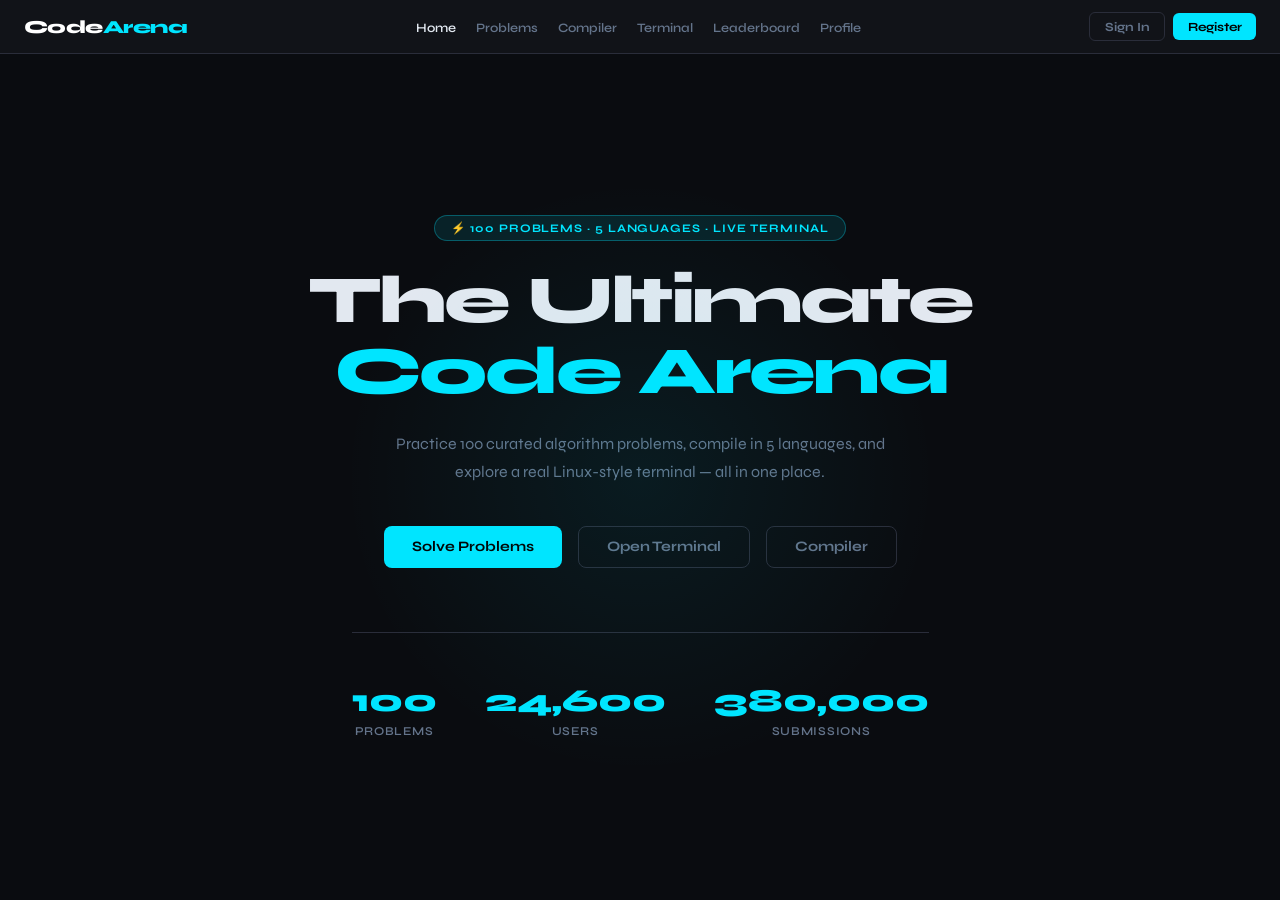
<file: codearena_final.html>
<!DOCTYPE html>
<html lang="en">
<head>
<meta charset="UTF-8"/>
<meta name="viewport" content="width=device-width,initial-scale=1.0"/>
<title>CodeArena – Online Code Judge</title>
<link href="https://fonts.googleapis.com/css2?family=JetBrains+Mono:wght@400;600;700&family=Syne:wght@400;600;700;800&display=swap" rel="stylesheet"/>
<style>
:root{--bg:#0a0c10;--surface:#111318;--surface2:#1a1d26;--border:#2a2d3a;--accent:#00e5ff;--accent2:#7c3aed;--green:#22c55e;--red:#ef4444;--yellow:#f59e0b;--text:#e2e8f0;--muted:#64748b;--font-code:'JetBrains Mono',monospace;--font-ui:'Syne',sans-serif}
*{margin:0;padding:0;box-sizing:border-box}
body{background:var(--bg);color:var(--text);font-family:var(--font-ui);min-height:100vh;overflow-x:hidden}
::-webkit-scrollbar{width:6px;height:6px}::-webkit-scrollbar-track{background:var(--bg)}::-webkit-scrollbar-thumb{background:var(--border);border-radius:3px}
nav{display:flex;align-items:center;justify-content:space-between;padding:0 1.5rem;height:54px;background:var(--surface);border-bottom:1px solid var(--border);position:sticky;top:0;z-index:100;gap:1rem}
.logo{font-size:1.15rem;font-weight:800;letter-spacing:-.03em;color:#fff;white-space:nowrap}.logo span{color:var(--accent)}
.nav-links{display:flex;gap:1.25rem;list-style:none}
.nav-links a{color:var(--muted);text-decoration:none;font-size:.8rem;font-weight:600;transition:color .2s;cursor:pointer;white-space:nowrap}
.nav-links a:hover,.nav-links a.active{color:var(--text)}
.nav-right{display:flex;gap:.5rem;align-items:center;flex-shrink:0}
.btn{padding:.38rem .9rem;border-radius:6px;font-family:var(--font-ui);font-size:.78rem;font-weight:700;cursor:pointer;border:none;transition:all .2s}
.btn-ghost{background:transparent;color:var(--muted);border:1px solid var(--border)}.btn-ghost:hover{border-color:var(--accent);color:var(--accent)}
.btn-primary{background:var(--accent);color:#000}.btn-primary:hover{filter:brightness(1.1)}
.btn-run{background:var(--green);color:#000;padding:.45rem 1.25rem}.btn-run:hover{filter:brightness(1.1)}
.btn-submit{background:var(--accent2);color:#fff;padding:.45rem 1.25rem}.btn-submit:hover{filter:brightness(1.2)}
.page{display:none}.page.active{display:block}
/* HOME */
.hero{min-height:calc(100vh - 54px);display:flex;flex-direction:column;align-items:center;justify-content:center;text-align:center;padding:4rem 2rem;position:relative;overflow:hidden}
.hero::before{content:'';position:absolute;width:600px;height:600px;border-radius:50%;background:radial-gradient(circle,rgba(0,229,255,.07) 0%,transparent 70%);top:50%;left:50%;transform:translate(-50%,-50%);pointer-events:none}
.hero-tag{display:inline-block;padding:.3rem 1rem;background:rgba(0,229,255,.1);border:1px solid rgba(0,229,255,.3);border-radius:100px;font-size:.72rem;font-weight:700;color:var(--accent);letter-spacing:.08em;text-transform:uppercase;margin-bottom:1.5rem}
.hero h1{font-size:clamp(2.2rem,5.5vw,4.2rem);font-weight:800;line-height:1.05;letter-spacing:-.04em;margin-bottom:1.5rem}
.hero h1 .hl{color:var(--accent)}
.hero p{font-size:1rem;color:var(--muted);max-width:520px;line-height:1.75;margin-bottom:2.5rem}
.hero-cta{display:flex;gap:1rem;justify-content:center;flex-wrap:wrap}
.btn-lg{padding:.7rem 1.75rem;font-size:.9rem;border-radius:8px}
.stats-row{display:flex;gap:3rem;margin-top:4rem;padding-top:3rem;border-top:1px solid var(--border);flex-wrap:wrap;justify-content:center}
.stat{text-align:center}.stat-num{font-size:2rem;font-weight:800;color:var(--accent);display:block}
.stat-label{font-size:.75rem;color:var(--muted);font-weight:600;text-transform:uppercase;letter-spacing:.06em}
/* PROBLEMS */
.problems-page{padding:2rem;max-width:1100px;margin:0 auto}
.page-header{display:flex;align-items:center;justify-content:space-between;margin-bottom:1.5rem;flex-wrap:wrap;gap:1rem}
.page-title{font-size:1.4rem;font-weight:800}
.filters{display:flex;gap:.6rem;margin-bottom:1.25rem;flex-wrap:wrap}
.filter-btn{padding:.3rem .9rem;border-radius:100px;font-size:.78rem;font-weight:700;cursor:pointer;border:1px solid var(--border);background:transparent;color:var(--muted);font-family:var(--font-ui);transition:all .2s}
.filter-btn:hover,.filter-btn.active{border-color:var(--accent);color:var(--accent);background:rgba(0,229,255,.07)}
.search-input{background:var(--surface2);border:1px solid var(--border);border-radius:8px;padding:.45rem .9rem;color:var(--text);font-family:var(--font-ui);font-size:.82rem;width:240px;outline:none;transition:border-color .2s}
.search-input:focus{border-color:var(--accent)}.search-input::placeholder{color:var(--muted)}
.problems-table{width:100%;border-collapse:collapse;background:var(--surface);border-radius:12px;overflow:hidden;border:1px solid var(--border)}
.problems-table th{padding:.75rem 1rem;text-align:left;font-size:.7rem;font-weight:700;text-transform:uppercase;letter-spacing:.08em;color:var(--muted);background:var(--surface2);border-bottom:1px solid var(--border)}
.problems-table td{padding:.85rem 1rem;font-size:.85rem;border-bottom:1px solid var(--border)}
.problems-table tr:last-child td{border-bottom:none}.problems-table tr:hover td{background:var(--surface2);cursor:pointer}
.diff-badge{padding:.18rem .55rem;border-radius:100px;font-size:.68rem;font-weight:700;text-transform:uppercase;letter-spacing:.05em}
.diff-easy{background:rgba(34,197,94,.15);color:var(--green)}.diff-medium{background:rgba(245,158,11,.15);color:var(--yellow)}.diff-hard{background:rgba(239,68,68,.15);color:var(--red)}
.tag-chip{display:inline-block;padding:.12rem .45rem;border-radius:4px;background:var(--surface2);border:1px solid var(--border);font-size:.68rem;color:var(--muted);margin-right:3px;margin-bottom:2px}
.solved-check{color:var(--green)}
/* SOLVE */
.solve-page{display:none;height:calc(100vh - 54px);flex-direction:row}.solve-page.active{display:flex}
.problem-panel{width:40%;min-width:300px;overflow-y:auto;border-right:1px solid var(--border);background:var(--surface);padding:1.25rem;display:flex;flex-direction:column;gap:.875rem}
.problem-meta{display:flex;gap:.6rem;align-items:center;flex-wrap:wrap}
.problem-title{font-size:1.2rem;font-weight:800}.problem-desc{font-size:.85rem;color:var(--muted);line-height:1.7}
.sec-label{font-size:.7rem;font-weight:700;text-transform:uppercase;letter-spacing:.08em;color:var(--muted);margin-bottom:.4rem}
.example-block{background:var(--surface2);border:1px solid var(--border);border-radius:8px;padding:.75rem;font-family:var(--font-code);font-size:.78rem;line-height:1.7}
.example-block strong{color:var(--accent)}
.cons-list{list-style:none;display:flex;flex-direction:column;gap:.25rem}
.cons-list li{font-family:var(--font-code);font-size:.78rem;color:var(--muted);padding-left:.875rem;position:relative}
.cons-list li::before{content:'•';position:absolute;left:0;color:var(--accent)}
.editor-panel{flex:1;display:flex;flex-direction:column;background:var(--bg);overflow:hidden}
.editor-toolbar{display:flex;align-items:center;justify-content:space-between;padding:.45rem .875rem;background:var(--surface);border-bottom:1px solid var(--border);gap:.75rem}
.lang-select{background:var(--surface2);border:1px solid var(--border);border-radius:6px;color:var(--text);padding:.3rem .65rem;font-family:var(--font-ui);font-size:.78rem;font-weight:600;cursor:pointer;outline:none}
.editor-area{flex:1;position:relative;overflow:hidden;display:flex}
.code-editor{flex:1;background:var(--bg);color:var(--text);font-family:var(--font-code);font-size:.85rem;line-height:1.7;border:none;outline:none;resize:none;padding:1rem 1rem 1rem 3.25rem;tab-size:4;white-space:pre;overflow-wrap:normal;overflow:auto}
.line-numbers{position:absolute;left:0;top:0;bottom:0;width:3rem;padding:1rem 0;background:var(--surface);border-right:1px solid var(--border);display:flex;flex-direction:column;align-items:center;overflow:hidden;pointer-events:none;user-select:none}
.line-num{font-family:var(--font-code);font-size:.78rem;color:var(--muted);line-height:1.7;width:100%;text-align:center}
.output-panel{height:200px;border-top:1px solid var(--border);background:var(--surface);display:flex;flex-direction:column;overflow:hidden}
.output-tabs{display:flex;border-bottom:1px solid var(--border);background:var(--surface2);padding:0 .875rem}
.output-tab{padding:.5rem .875rem;font-size:.78rem;font-weight:700;color:var(--muted);cursor:pointer;border-bottom:2px solid transparent;transition:all .2s}
.output-tab.active{color:var(--accent);border-bottom-color:var(--accent)}
.output-content{flex:1;padding:.75rem .875rem;overflow-y:auto;font-family:var(--font-code);font-size:.78rem;line-height:1.7}
.test-case{display:flex;gap:.75rem;margin-bottom:.6rem}
.test-io{flex:1;background:var(--surface2);border:1px solid var(--border);border-radius:6px;padding:.45rem .65rem}
.test-io-label{font-size:.65rem;color:var(--muted);margin-bottom:.2rem;font-weight:700;text-transform:uppercase}
.result-row{display:flex;align-items:center;gap:.6rem;padding:.4rem 0;border-bottom:1px solid var(--border);font-size:.8rem}
.result-row:last-child{border-bottom:none}.result-pass{color:var(--green);font-weight:700}.result-fail{color:var(--red);font-weight:700}
.verdict-box{padding:.65rem .875rem;border-radius:8px;font-weight:700;font-size:.875rem;margin-bottom:.6rem;display:flex;align-items:center;gap:.5rem}
.verdict-ac{background:rgba(34,197,94,.12);border:1px solid rgba(34,197,94,.3);color:var(--green)}
.verdict-wa{background:rgba(239,68,68,.12);border:1px solid rgba(239,68,68,.3);color:var(--red)}
/* COMPILER */
.compiler-page{display:none;height:calc(100vh - 54px);flex-direction:column;background:var(--bg)}.compiler-page.active{display:flex}
.compiler-topbar{display:flex;align-items:center;gap:.875rem;padding:.5rem 1rem;background:var(--surface);border-bottom:1px solid var(--border);flex-wrap:wrap}
.compiler-lang-tabs{display:flex;gap:3px;background:var(--surface2);border:1px solid var(--border);border-radius:8px;padding:3px}
.clang-tab{display:flex;align-items:center;gap:5px;padding:.3rem .8rem;border-radius:5px;font-size:.78rem;font-weight:700;cursor:pointer;color:var(--muted);border:none;background:transparent;font-family:var(--font-ui);transition:all .18s;white-space:nowrap}
.clang-tab:hover{color:var(--text);background:var(--surface)}.clang-tab.active{background:var(--surface);color:var(--text);box-shadow:0 1px 4px rgba(0,0,0,.4)}
.clang-tab .ldot{width:7px;height:7px;border-radius:50%;display:inline-block}
.compiler-actions{display:flex;gap:.45rem;align-items:center;margin-left:auto}
.ctrl-select{background:var(--surface2);border:1px solid var(--border);border-radius:5px;color:var(--muted);padding:.22rem .45rem;font-family:var(--font-ui);font-size:.7rem;font-weight:600;cursor:pointer;outline:none}
.compiler-body{flex:1;display:flex;overflow:hidden}
.comp-editor-wrap{flex:1;display:flex;flex-direction:column;border-right:1px solid var(--border);min-width:0}
.comp-editor-header{display:flex;align-items:center;justify-content:space-between;padding:.35rem .875rem;background:var(--surface2);border-bottom:1px solid var(--border);font-size:.7rem;color:var(--muted);font-weight:600;text-transform:uppercase;letter-spacing:.06em}
.comp-editor-area{flex:1;display:flex;overflow:hidden}
.comp-line-nums{width:3rem;background:var(--surface);border-right:1px solid var(--border);padding:.875rem 0;text-align:center;overflow:hidden;pointer-events:none;user-select:none;flex-shrink:0}
.comp-line-nums .line-num{font-family:var(--font-code);font-size:.78rem;color:var(--muted);line-height:1.7}
.comp-textarea{flex:1;background:var(--bg);color:var(--text);font-family:var(--font-code);font-size:.85rem;line-height:1.7;border:none;outline:none;resize:none;padding:.875rem;tab-size:4;white-space:pre;overflow-wrap:normal;overflow:auto}
.comp-right{width:36%;min-width:260px;display:flex;flex-direction:column;overflow:hidden}
.comp-stdin-wrap{height:150px;display:flex;flex-direction:column;border-bottom:1px solid var(--border)}
.comp-panel-hdr{display:flex;align-items:center;justify-content:space-between;padding:.35rem .875rem;background:var(--surface2);border-bottom:1px solid var(--border);font-size:.7rem;color:var(--muted);font-weight:700;text-transform:uppercase;letter-spacing:.06em}
.comp-stdin{flex:1;background:var(--bg);color:var(--text);font-family:var(--font-code);font-size:.8rem;line-height:1.65;border:none;outline:none;resize:none;padding:.65rem .875rem}
.comp-out-wrap{flex:1;display:flex;flex-direction:column;overflow:hidden}
.comp-output{flex:1;overflow-y:auto;padding:.75rem .875rem;font-family:var(--font-code);font-size:.8rem;line-height:1.65;white-space:pre-wrap;word-break:break-all}
.comp-output.out-success{color:#a3e635}.comp-output.out-error{color:#f87171}.comp-output.out-idle{color:var(--muted)}.comp-output.out-running{color:var(--accent)}
.out-meta{display:flex;gap:.875rem;padding:.35rem .875rem;background:var(--surface2);border-top:1px solid var(--border);font-size:.7rem;color:var(--muted);font-family:var(--font-code)}
.snip-bar{display:flex;gap:5px;padding:.35rem .875rem;background:var(--surface);border-bottom:1px solid var(--border);overflow-x:auto;flex-shrink:0;align-items:center}
.snip-chip{padding:.18rem .6rem;border-radius:100px;font-size:.68rem;font-weight:700;cursor:pointer;border:1px solid var(--border);background:transparent;color:var(--muted);font-family:var(--font-ui);white-space:nowrap;transition:all .15s}
.snip-chip:hover{border-color:var(--accent);color:var(--accent);background:rgba(0,229,255,.06)}
/* TERMINAL */
.terminal-page{display:none;height:calc(100vh - 54px);flex-direction:row;background:var(--bg)}.terminal-page.active{display:flex}
.term-sidebar{width:200px;min-width:160px;background:var(--surface);border-right:1px solid var(--border);display:flex;flex-direction:column;overflow:hidden;flex-shrink:0}
.term-sidebar-hdr{padding:.65rem .875rem;font-size:.68rem;font-weight:700;text-transform:uppercase;letter-spacing:.08em;color:var(--muted);border-bottom:1px solid var(--border);background:var(--surface2)}
.term-fs{flex:1;overflow-y:auto;padding:.4rem 0}
.fs-item{display:flex;align-items:center;gap:.4rem;padding:.25rem .75rem;font-size:.75rem;font-family:var(--font-code);color:var(--muted);cursor:pointer;transition:background .15s;user-select:none;white-space:nowrap}
.fs-item:hover{background:var(--surface2);color:var(--text)}
.fs-item.f-dir{color:var(--yellow)}.fs-item.f-py{color:#3b82f6}.fs-item.f-js{color:var(--yellow)}.fs-item.f-cpp{color:#a78bfa}.fs-item.f-c{color:#34d399}.fs-item.f-sh{color:var(--green)}.fs-item.f-txt{color:var(--muted)}
.fs-item.d1{padding-left:1.5rem}.fs-item.d2{padding-left:2.25rem}
.term-main{flex:1;display:flex;flex-direction:column;overflow:hidden;min-width:0}
.term-tabs{display:flex;align-items:center;background:var(--surface2);border-bottom:1px solid var(--border);overflow-x:auto;flex-shrink:0}
.term-tab{display:flex;align-items:center;gap:.45rem;padding:.45rem 1rem;font-size:.78rem;font-family:var(--font-code);color:var(--muted);cursor:pointer;border-right:1px solid var(--border);border-bottom:2px solid transparent;white-space:nowrap;transition:all .15s;flex-shrink:0}
.term-tab:hover{color:var(--text);background:rgba(255,255,255,.03)}.term-tab.active{color:var(--text);border-bottom-color:var(--accent)}
.term-tab-close{font-size:.65rem;opacity:.5;padding:0 2px;border-radius:3px;cursor:pointer;line-height:1}
.term-tab-close:hover{opacity:1;background:rgba(239,68,68,.2);color:var(--red)}
.add-tab-btn{padding:.45rem .65rem;font-size:.95rem;color:var(--muted);cursor:pointer;background:none;border:none;transition:color .15s;flex-shrink:0}
.add-tab-btn:hover{color:var(--accent)}
.term-window{flex:1;display:flex;flex-direction:column;overflow:hidden;background:#0c0e13}
.term-titlebar{display:flex;align-items:center;justify-content:space-between;padding:.35rem .875rem;background:#161922;border-bottom:1px solid var(--border);flex-shrink:0}
.term-dots{display:flex;gap:5px}.term-dot{width:11px;height:11px;border-radius:50%}
.dot-r{background:#ff5f56}.dot-y{background:#ffbd2e}.dot-g{background:#27c93f}
.term-title{font-family:var(--font-code);font-size:.75rem;color:var(--muted)}
.term-ctrls{display:flex;gap:.4rem}
.term-btn{background:var(--surface);border:1px solid var(--border);border-radius:5px;color:var(--muted);font-size:.68rem;font-family:var(--font-ui);font-weight:700;padding:.18rem .5rem;cursor:pointer;transition:all .15s}
.term-btn:hover{border-color:var(--accent);color:var(--accent)}
.term-output{flex:1;overflow-y:auto;padding:.875rem 1rem;font-family:var(--font-code);font-size:.83rem;line-height:1.65;scroll-behavior:smooth}
.t-line{display:flex;flex-wrap:wrap;margin-bottom:1px}
.t-ps1{color:#27c93f;white-space:nowrap;flex-shrink:0}
.t-at{color:var(--muted);white-space:nowrap;flex-shrink:0;margin:0 2px}
.t-host{color:#00e5ff;white-space:nowrap;flex-shrink:0}
.t-path{color:#3b82f6;white-space:nowrap;flex-shrink:0}
.t-dollar{color:var(--muted);margin:0 6px;flex-shrink:0}
.t-cmd-text{color:var(--text)}
.t-out{white-space:pre-wrap;word-break:break-word;width:100%;color:#c9d1d9;padding-left:0}
.t-out.err{color:#f87171}.t-out.ok{color:#a3e635}.t-out.info{color:#00e5ff}.t-out.warn{color:var(--yellow)}.t-out.sys{color:#a78bfa}.t-out.dim{color:var(--muted)}
.term-input-row{display:flex;align-items:center;padding:.45rem .875rem;background:#0c0e13;border-top:1px solid var(--border);flex-shrink:0}
.t-inp-ps1{color:#27c93f;font-family:var(--font-code);font-size:.83rem;white-space:nowrap;flex-shrink:0}
.t-inp-at{color:var(--muted);font-family:var(--font-code);font-size:.83rem;white-space:nowrap;flex-shrink:0;margin:0 2px}
.t-inp-host{color:#00e5ff;font-family:var(--font-code);font-size:.83rem;white-space:nowrap;flex-shrink:0}
.t-inp-path{color:#3b82f6;font-family:var(--font-code);font-size:.83rem;white-space:nowrap;flex-shrink:0}
.t-inp-dollar{color:var(--muted);font-family:var(--font-code);font-size:.83rem;margin:0 6px;flex-shrink:0}
.term-input{flex:1;background:transparent;border:none;outline:none;color:var(--text);font-family:var(--font-code);font-size:.83rem;caret-color:var(--accent)}
.term-info{width:195px;min-width:150px;background:var(--surface);border-left:1px solid var(--border);display:flex;flex-direction:column;overflow-y:auto;flex-shrink:0;padding:.65rem;gap:.6rem}
.info-card{background:var(--surface2);border:1px solid var(--border);border-radius:8px;padding:.65rem}
.info-card-title{font-size:.65rem;font-weight:700;text-transform:uppercase;letter-spacing:.06em;color:var(--muted);margin-bottom:.45rem}
.cmd-row{display:flex;justify-content:space-between;gap:.4rem;padding:.2rem 0;border-bottom:1px solid rgba(42,45,58,.6);font-size:.7rem}
.cmd-row:last-child{border-bottom:none}.cmd-k{font-family:var(--font-code);color:var(--accent)}.cmd-v{color:var(--muted);text-align:right;font-size:.65rem}
/* LEADERBOARD */
.lb-page{padding:2rem;max-width:900px;margin:0 auto}
.rank-table{width:100%;border-collapse:collapse;background:var(--surface);border:1px solid var(--border);border-radius:12px;overflow:hidden}
.rank-table th{padding:.75rem 1rem;text-align:left;font-size:.68rem;font-weight:700;text-transform:uppercase;letter-spacing:.08em;color:var(--muted);background:var(--surface2);border-bottom:1px solid var(--border)}
.rank-table td{padding:.875rem 1rem;border-bottom:1px solid var(--border);font-size:.85rem}.rank-table tr:last-child td{border-bottom:none}
.rank-num{font-weight:800;color:var(--muted)}.rank-gold{color:#f59e0b}.rank-silver{color:#94a3b8}.rank-bronze{color:#b45309}
.avatar{width:30px;height:30px;border-radius:50%;display:inline-flex;align-items:center;justify-content:center;font-size:.7rem;font-weight:800;margin-right:.45rem;vertical-align:middle}
.score-bg{height:5px;background:var(--surface2);border-radius:3px;overflow:hidden;width:120px;display:inline-block;vertical-align:middle}
.score-fill{height:100%;border-radius:3px}
/* PROFILE */
.profile-page{padding:2rem;max-width:1000px;margin:0 auto}
.profile-header{display:flex;gap:1.25rem;align-items:center;margin-bottom:2rem}
.profile-avatar{width:68px;height:68px;border-radius:50%;background:linear-gradient(135deg,var(--accent2),var(--accent));display:flex;align-items:center;justify-content:center;font-size:1.6rem;font-weight:800;color:#fff}
.profile-info h2{font-size:1.3rem;font-weight:800}.profile-info p{color:var(--muted);font-size:.82rem;margin-top:.2rem}
.profile-stats{display:grid;grid-template-columns:repeat(4,1fr);gap:.875rem;margin-bottom:1.75rem}
.stat-card{background:var(--surface);border:1px solid var(--border);border-radius:12px;padding:1.1rem}
.stat-card-num{font-size:1.75rem;font-weight:800}.stat-card-label{font-size:.75rem;color:var(--muted);margin-top:.2rem}
.heatmap{display:flex;gap:3px;flex-wrap:wrap}
.hc{width:11px;height:11px;border-radius:2px;background:var(--surface2)}
.hc.h1{background:rgba(0,229,255,.18)}.hc.h2{background:rgba(0,229,255,.38)}.hc.h3{background:rgba(0,229,255,.6)}.hc.h4{background:var(--accent)}
/* MODAL */
.modal-overlay{display:none;position:fixed;inset:0;background:rgba(0,0,0,.72);z-index:200;align-items:center;justify-content:center;backdrop-filter:blur(4px)}
.modal-overlay.open{display:flex}
.modal{background:var(--surface);border:1px solid var(--border);border-radius:16px;padding:1.75rem;width:100%;max-width:400px;animation:mIn .2s ease}
@keyframes mIn{from{opacity:0;transform:translateY(10px)}to{opacity:1;transform:translateY(0)}}
.modal h2{font-size:1.2rem;font-weight:800;margin-bottom:.4rem}.modal p{color:var(--muted);font-size:.82rem;margin-bottom:1.25rem}
.form-group{margin-bottom:.875rem}
.form-label{font-size:.72rem;font-weight:700;color:var(--muted);display:block;margin-bottom:.3rem;text-transform:uppercase;letter-spacing:.05em}
.form-input{width:100%;background:var(--surface2);border:1px solid var(--border);border-radius:8px;padding:.55rem .75rem;color:var(--text);font-family:var(--font-ui);font-size:.82rem;outline:none;transition:border-color .2s}
.form-input:focus{border-color:var(--accent)}.modal-footer{display:flex;gap:.65rem;margin-top:1.1rem}
.spinner{display:inline-block;width:13px;height:13px;border:2px solid rgba(0,0,0,.25);border-top-color:#000;border-radius:50%;animation:spin .6s linear infinite;vertical-align:middle;margin-right:5px}
.spinner-w{border:2px solid rgba(255,255,255,.25);border-top-color:#fff}
@keyframes spin{to{transform:rotate(360deg)}}
#toast{position:fixed;bottom:1.75rem;right:1.75rem;background:var(--surface2);border:1px solid var(--border);border-radius:10px;padding:.65rem 1.1rem;font-size:.82rem;color:var(--text);z-index:300;transform:translateY(8px);opacity:0;transition:all .3s;pointer-events:none}
#toast.show{opacity:1;transform:translateY(0)}#toast.success{border-color:rgba(34,197,94,.4);color:var(--green)}#toast.error{border-color:rgba(239,68,68,.4);color:var(--red)}
#loadbar{position:fixed;top:54px;left:0;height:2px;background:var(--accent);width:0;transition:width .4s ease;z-index:99;box-shadow:0 0 8px var(--accent)}
@media(max-width:768px){.solve-page.active{flex-direction:column}.problem-panel{width:100%;height:40vh;border-right:none;border-bottom:1px solid var(--border);min-width:unset}.profile-stats{grid-template-columns:repeat(2,1fr)}.stats-row{gap:1.5rem}.compiler-body{flex-direction:column}.comp-right{width:100%;min-width:unset;height:260px;border-top:1px solid var(--border)}.compiler-lang-tabs{overflow-x:auto}.term-sidebar{display:none}.term-info{display:none}.nav-links{gap:.875rem}}
</style>
</head>
<body>
<div id="loadbar"></div>
<nav>
  <div class="logo">Code<span>Arena</span></div>
  <ul class="nav-links">
    <li><a onclick="showPage('home')" id="nav-home" class="active">Home</a></li>
    <li><a onclick="showPage('problems')" id="nav-problems">Problems</a></li>
    <li><a onclick="showPage('compiler')" id="nav-compiler">Compiler</a></li>
    <li><a onclick="showPage('terminal')" id="nav-terminal">Terminal</a></li>
    <li><a onclick="showPage('leaderboard')" id="nav-leaderboard">Leaderboard</a></li>
    <li><a onclick="showPage('profile')" id="nav-profile">Profile</a></li>
  </ul>
  <div class="nav-right">
    <button class="btn btn-ghost" onclick="openModal('login')">Sign In</button>
    <button class="btn btn-primary" onclick="openModal('register')">Register</button>
  </div>
</nav>

<!-- HOME -->
<div id="page-home" class="page active">
  <div class="hero">
    <div class="hero-tag">⚡ 100 Problems · 5 Languages · Live Terminal</div>
    <h1>The Ultimate<br/><span class="hl">Code Arena</span></h1>
    <p>Practice 100 curated algorithm problems, compile in 5 languages, and explore a real Linux-style terminal — all in one place.</p>
    <div class="hero-cta">
      <button class="btn btn-primary btn-lg" onclick="showPage('problems')">Solve Problems</button>
      <button class="btn btn-ghost btn-lg" onclick="showPage('terminal')">Open Terminal</button>
      <button class="btn btn-ghost btn-lg" onclick="showPage('compiler')">Compiler</button>
    </div>
    <div class="stats-row">
      <div class="stat"><span class="stat-num" id="c-problems">0</span><span class="stat-label">Problems</span></div>
      <div class="stat"><span class="stat-num" id="c-users">0</span><span class="stat-label">Users</span></div>
      <div class="stat"><span class="stat-num" id="c-submissions">0</span><span class="stat-label">Submissions</span></div>
    </div>
  </div>
</div>

<!-- PROBLEMS -->
<div id="page-problems" class="page">
  <div class="problems-page">
    <div class="page-header">
      <div class="page-title">Problems <span style="font-size:.85rem;color:var(--muted);font-weight:400" id="prob-count"></span></div>
      <input class="search-input" placeholder="🔍 Search problems…" oninput="filterProblems(this.value)" id="problem-search"/>
    </div>
    <div class="filters">
      <button class="filter-btn active" onclick="setDiff('all',this)">All</button>
      <button class="filter-btn" onclick="setDiff('Easy',this)">Easy</button>
      <button class="filter-btn" onclick="setDiff('Medium',this)">Medium</button>
      <button class="filter-btn" onclick="setDiff('Hard',this)">Hard</button>
    </div>
    <table class="problems-table">
      <thead><tr><th width="44">#</th><th>Title</th><th>Difficulty</th><th>Tags</th><th>Acceptance</th><th width="30"></th></tr></thead>
      <tbody id="problems-tbody"></tbody>
    </table>
  </div>
</div>

<!-- SOLVE -->
<div id="page-solve" class="page solve-page">
  <div class="problem-panel" id="problem-panel-content"></div>
  <div class="editor-panel">
    <div class="editor-toolbar">
      <select class="lang-select" id="lang-select" onchange="changeLang(this.value)">
        <option value="python">Python 3</option>
        <option value="javascript">JavaScript</option>
        <option value="java">Java</option>
        <option value="cpp">C++</option>
        <option value="c">C</option>
      </select>
      <div style="display:flex;gap:.4rem;align-items:center">
        <button class="btn btn-ghost" onclick="resetCode()" style="font-size:.73rem">↺ Reset</button>
        <button class="btn btn-run" onclick="runCode()">▶ Run</button>
        <button class="btn btn-submit" onclick="submitCode()">↑ Submit</button>
      </div>
    </div>
    <div class="editor-area">
      <div class="line-numbers" id="line-numbers"></div>
      <textarea class="code-editor" id="code-editor" spellcheck="false" oninput="updateLineNums()" onkeydown="handleTab(event)"></textarea>
    </div>
    <div class="output-panel">
      <div class="output-tabs">
        <div class="output-tab active" onclick="switchTab('tc',this)">Test Cases</div>
        <div class="output-tab" onclick="switchTab('res',this)">Results</div>
        <div class="output-tab" onclick="switchTab('sub',this)">Submissions</div>
      </div>
      <div class="output-content" id="output-content"></div>
    </div>
  </div>
</div>

<!-- COMPILER -->
<div id="page-compiler" class="page compiler-page">
  <div class="compiler-topbar">
    <div class="compiler-lang-tabs" id="clang-tabs">
      <button class="clang-tab active" onclick="switchCLang('python',this)"><span class="ldot" style="background:#3b82f6"></span>Python</button>
      <button class="clang-tab" onclick="switchCLang('javascript',this)"><span class="ldot" style="background:#f59e0b"></span>JavaScript</button>
      <button class="clang-tab" onclick="switchCLang('java',this)"><span class="ldot" style="background:#f97316"></span>Java</button>
      <button class="clang-tab" onclick="switchCLang('cpp',this)"><span class="ldot" style="background:#a78bfa"></span>C++</button>
      <button class="clang-tab" onclick="switchCLang('c',this)"><span class="ldot" style="background:#34d399"></span>C</button>
    </div>
    <div class="compiler-actions">
      <select class="ctrl-select" onchange="cFontSize(this.value)"><option value="13">13px</option><option value="14" selected>14px</option><option value="16">16px</option><option value="18">18px</option></select>
      <select class="ctrl-select" onchange="cTheme(this.value)"><option value="dark">Dark</option><option value="midnight">Midnight</option><option value="forest">Forest</option><option value="light">Light</option></select>
      <button class="btn btn-ghost" style="font-size:.73rem" onclick="clearComp()">✕ Clear</button>
      <button class="btn btn-ghost" style="font-size:.73rem" onclick="copyComp()">⎘ Copy</button>
      <button class="btn btn-run" onclick="compRun()">▶ Run Code</button>
    </div>
  </div>
  <div class="snip-bar" id="snip-bar"></div>
  <div class="compiler-body">
    <div class="comp-editor-wrap">
      <div class="comp-editor-header"><span id="comp-file">main.py</span><span id="comp-cursor">Ln 1, Col 1</span></div>
      <div class="comp-editor-area">
        <div class="comp-line-nums" id="comp-lnums"></div>
        <textarea class="comp-textarea" id="comp-textarea" spellcheck="false" oninput="onCompInput()" onkeydown="compTab(event)" onclick="updCursor()" onkeyup="updCursor()"></textarea>
      </div>
    </div>
    <div class="comp-right">
      <div class="comp-stdin-wrap">
        <div class="comp-panel-hdr"><span>📥 stdin</span><button class="btn btn-ghost" style="font-size:.65rem;padding:.18rem .45rem" onclick="document.getElementById('comp-stdin').value=''">Clear</button></div>
        <textarea class="comp-stdin" id="comp-stdin" placeholder="Enter program input here…&#10;Example:&#10;5&#10;1 2 3 4 5"></textarea>
      </div>
      <div class="comp-out-wrap">
        <div class="comp-panel-hdr"><span>📤 Output</span><span id="comp-status" style="font-size:.65rem;padding:.12rem .45rem;border-radius:100px;background:rgba(100,116,139,.15);color:var(--muted)">Idle</span></div>
        <div class="comp-output out-idle" id="comp-output">// Output will appear here after you click Run Code.</div>
        <div class="out-meta" id="comp-meta" style="display:none"><span>⏱ <span id="comp-time">—</span></span><span>💾 <span id="comp-mem">—</span></span><span id="comp-lang-tag">—</span></div>
      </div>
    </div>
  </div>
</div>

<!-- TERMINAL -->
<div id="page-terminal" class="page terminal-page">
  <div class="term-sidebar">
    <div class="term-sidebar-hdr">📁 Explorer</div>
    <div class="term-fs" id="term-fs"></div>
  </div>
  <div class="term-main">
    <div class="term-tabs" id="term-tabs">
      <div class="term-tab active" id="ttab-0" onclick="switchTTab(0)">
        <span>bash — ~</span>
        <span class="term-tab-close" onclick="closeTTab(event,0)">✕</span>
      </div>
      <button class="add-tab-btn" onclick="addTTab()" title="New terminal tab">+</button>
    </div>
    <div class="term-window">
      <div class="term-titlebar">
        <div class="term-dots">
          <div class="term-dot dot-r"></div>
          <div class="term-dot dot-y"></div>
          <div class="term-dot dot-g"></div>
        </div>
        <div class="term-title" id="term-title">user@codearena: ~</div>
        <div class="term-ctrls">
          <button class="term-btn" onclick="clearTerm()">Clear</button>
          <button class="term-btn" onclick="termHelp()">Help</button>
        </div>
      </div>
      <div class="term-output" id="term-output"></div>
      <div class="term-input-row">
        <span class="t-inp-ps1">user</span>
        <span class="t-inp-at">@</span>
        <span class="t-inp-host">codearena</span>
        <span class="t-inp-path" id="term-path-label">:~$</span>
        <span class="t-inp-dollar">&nbsp;</span>
        <input class="term-input" id="term-input" placeholder="Type a command and press Enter…" autocomplete="off" spellcheck="false" onkeydown="handleTermKey(event)"/>
      </div>
    </div>
  </div>
  <div class="term-info">
    <div class="info-card">
      <div class="info-card-title">📟 Commands</div>
      <div class="cmd-row"><span class="cmd-k">ls [-la]</span><span class="cmd-v">list files</span></div>
      <div class="cmd-row"><span class="cmd-k">cd &lt;dir&gt;</span><span class="cmd-v">change dir</span></div>
      <div class="cmd-row"><span class="cmd-k">pwd</span><span class="cmd-v">print path</span></div>
      <div class="cmd-row"><span class="cmd-k">cat &lt;file&gt;</span><span class="cmd-v">view file</span></div>
      <div class="cmd-row"><span class="cmd-k">touch &lt;f&gt;</span><span class="cmd-v">create file</span></div>
      <div class="cmd-row"><span class="cmd-k">mkdir &lt;d&gt;</span><span class="cmd-v">create dir</span></div>
      <div class="cmd-row"><span class="cmd-k">rm &lt;file&gt;</span><span class="cmd-v">remove file</span></div>
      <div class="cmd-row"><span class="cmd-k">rmdir &lt;d&gt;</span><span class="cmd-v">remove dir</span></div>
      <div class="cmd-row"><span class="cmd-k">cp a b</span><span class="cmd-v">copy file</span></div>
      <div class="cmd-row"><span class="cmd-k">mv a b</span><span class="cmd-v">move/rename</span></div>
      <div class="cmd-row"><span class="cmd-k">echo text</span><span class="cmd-v">print text</span></div>
      <div class="cmd-row"><span class="cmd-k">echo &gt;f</span><span class="cmd-v">write file</span></div>
      <div class="cmd-row"><span class="cmd-k">grep p f</span><span class="cmd-v">search file</span></div>
      <div class="cmd-row"><span class="cmd-k">wc &lt;file&gt;</span><span class="cmd-v">word count</span></div>
      <div class="cmd-row"><span class="cmd-k">sort &lt;f&gt;</span><span class="cmd-v">sort lines</span></div>
      <div class="cmd-row"><span class="cmd-k">head/tail</span><span class="cmd-v">view lines</span></div>
      <div class="cmd-row"><span class="cmd-k">python3</span><span class="cmd-v">run python</span></div>
      <div class="cmd-row"><span class="cmd-k">node</span><span class="cmd-v">run js</span></div>
      <div class="cmd-row"><span class="cmd-k">gcc / g++</span><span class="cmd-v">compile C/C++</span></div>
      <div class="cmd-row"><span class="cmd-k">history</span><span class="cmd-v">cmd history</span></div>
      <div class="cmd-row"><span class="cmd-k">clear</span><span class="cmd-v">clear screen</span></div>
      <div class="cmd-row"><span class="cmd-k">whoami</span><span class="cmd-v">current user</span></div>
      <div class="cmd-row"><span class="cmd-k">date</span><span class="cmd-v">current date</span></div>
      <div class="cmd-row"><span class="cmd-k">uname -a</span><span class="cmd-v">system info</span></div>
      <div class="cmd-row"><span class="cmd-k">ps</span><span class="cmd-v">processes</span></div>
    </div>
    <div class="info-card">
      <div class="info-card-title">⌨️ Shortcuts</div>
      <div class="cmd-row"><span class="cmd-k">↑ / ↓</span><span class="cmd-v">history nav</span></div>
      <div class="cmd-row"><span class="cmd-k">Tab</span><span class="cmd-v">autocomplete</span></div>
      <div class="cmd-row"><span class="cmd-k">Ctrl+C</span><span class="cmd-v">cancel</span></div>
      <div class="cmd-row"><span class="cmd-k">Ctrl+L</span><span class="cmd-v">clear</span></div>
    </div>
  </div>
</div>

<!-- LEADERBOARD -->
<div id="page-leaderboard" class="page">
  <div class="lb-page">
    <div class="page-header"><div class="page-title">🏆 Global Leaderboard</div></div>
    <table class="rank-table"><thead><tr><th>Rank</th><th>User</th><th>Score</th><th>Solved</th><th>Streak</th><th>Progress</th></tr></thead><tbody id="lb-tbody"></tbody></table>
  </div>
</div>

<!-- PROFILE -->
<div id="page-profile" class="page">
  <div class="profile-page">
    <div class="profile-header">
      <div class="profile-avatar">K</div>
      <div class="profile-info"><h2>Krish</h2><p>Member since Jan 2024 · Rank #42</p></div>
    </div>
    <div class="profile-stats">
      <div class="stat-card"><div class="stat-card-num" style="color:var(--green)">47</div><div class="stat-card-label">Problems Solved</div></div>
      <div class="stat-card"><div class="stat-card-num" style="color:var(--yellow)">12</div><div class="stat-card-label">Day Streak 🔥</div></div>
      <div class="stat-card"><div class="stat-card-num" style="color:var(--accent)">3,240</div><div class="stat-card-label">Total Score</div></div>
      <div class="stat-card"><div class="stat-card-num" style="color:var(--accent2)">89%</div><div class="stat-card-label">Acceptance Rate</div></div>
    </div>
    <div class="stat-card" style="margin-bottom:1.5rem"><div class="info-card-title" style="margin-bottom:.875rem">Submission Activity</div><div class="heatmap" id="heatmap"></div></div>
  </div>
</div>

<!-- MODALS -->
<div class="modal-overlay" id="modal-login">
  <div class="modal"><h2>Welcome back</h2><p>Sign in to your CodeArena account.</p>
    <div class="form-group"><label class="form-label">Email</label><input class="form-input" type="email" placeholder="you@example.com"/></div>
    <div class="form-group"><label class="form-label">Password</label><input class="form-input" type="password" placeholder="••••••••"/></div>
    <div class="modal-footer"><button class="btn btn-primary" style="flex:1;padding:.6rem" onclick="fakeAuth('login')">Sign In</button><button class="btn btn-ghost" onclick="closeModal('login')">Cancel</button></div>
  </div>
</div>
<div class="modal-overlay" id="modal-register">
  <div class="modal"><h2>Create account</h2><p>Join thousands of developers on CodeArena.</p>
    <div class="form-group"><label class="form-label">Username</label><input class="form-input" placeholder="coolcoder42"/></div>
    <div class="form-group"><label class="form-label">Email</label><input class="form-input" type="email" placeholder="you@example.com"/></div>
    <div class="form-group"><label class="form-label">Password</label><input class="form-input" type="password" placeholder="••••••••"/></div>
    <div class="modal-footer"><button class="btn btn-primary" style="flex:1;padding:.6rem" onclick="fakeAuth('register')">Create Account</button><button class="btn btn-ghost" onclick="closeModal('register')">Cancel</button></div>
  </div>
</div>
<div id="toast"></div>

<script>
// ═══════════════════════════════════════════════
// PROBLEMS DATA — 100 problems
// ═══════════════════════════════════════════════
function P(id,title,diff,tags,acc,solved,desc,ex,cons,tc){
  const sc={
    python:`def solution():\n    # Write your solution here\n    pass\n`,
    javascript:`var solution = function() {\n    // Write your solution here\n};\n`,
    java:`class Solution {\n    public void solution() {\n        // Write your solution here\n    }\n}\n`,
    cpp:`class Solution {\npublic:\n    void solution() {\n        // Write your solution here\n    }\n};\n`,
    c:`void solution() {\n    // Write your solution here\n}\n`
  };
  return {id,title,diff,tags,acc,solved,desc,ex,cons,tc,starterCode:sc};
}

const PROBLEMS=[
  P(1,"Two Sum","Easy",["Array","Hash Map"],78,true,"Given an array of integers and a target, return indices of two numbers that add up to target.",[{i:"nums=[2,7,11,15], target=9",o:"[0,1]"},{i:"nums=[3,2,4], target=6",o:"[1,2]"}],["2≤n≤10⁴","−10⁹≤nums[i]≤10⁹"],[{i:"[2,7,11,15], 9",o:"[0,1]"},{i:"[3,2,4], 6",o:"[1,2]"}]),
  P(2,"Longest Palindromic Substring","Medium",["String","DP"],54,false,"Given a string s, return the longest palindromic substring.",[{i:'s="babad"',o:'"bab"'},{i:'s="cbbd"',o:'"bb"'}],["1≤s.length≤1000"],[{i:'"babad"',o:'"bab"'},{i:'"cbbd"',o:'"bb"'}]),
  P(3,"Median of Two Sorted Arrays","Hard",["Array","Binary Search"],38,false,"Find the median of two sorted arrays in O(log(m+n)) time.",[{i:"nums1=[1,3], nums2=[2]",o:"2.00000"}],["0≤m,n≤1000"],[{i:"[1,3],[2]",o:"2.00000"}]),
  P(4,"Valid Parentheses","Easy",["Stack","String"],71,true,"Given a string with brackets, determine if it is valid.",[{i:'s="()"',o:"true"},{i:'s="(]"',o:"false"}],["1≤s.length≤10⁴"],[{i:'"()"',o:"true"},{i:'"(]"',o:"false"}]),
  P(5,"Maximum Subarray","Easy",["Array","DP"],65,false,"Find the subarray with the largest sum.",[{i:"[-2,1,-3,4,-1,2,1,-5,4]",o:"6",e:"[4,-1,2,1] has sum 6"}],["1≤n≤10⁵"],[{i:"[-2,1,-3,4,-1,2,1,-5,4]",o:"6"}]),
  P(6,"Word Search","Medium",["Array","Backtracking"],43,false,"Given a board and a word, return true if the word exists in the grid.",[{i:'board=[["A","B"],["C","D"]], word="AB"',o:"true"}],["1≤m,n≤6","1≤word.length≤15"],[{i:'[["A","B"]],"AB"',o:"true"}]),
  P(7,"Reverse Linked List","Easy",["Linked List","Recursion"],74,true,"Reverse a singly linked list.",[{i:"[1,2,3,4,5]",o:"[5,4,3,2,1]"}],["0≤n≤5000"],[{i:"[1,2,3,4,5]",o:"[5,4,3,2,1]"}]),
  P(8,"Binary Search","Easy",["Array","Binary Search"],68,false,"Search for target in a sorted array. Return index or -1.",[{i:"[-1,0,3,5,9,12], target=9",o:"4"}],["1≤n≤10⁴","All integers unique"],[{i:"[-1,0,3,5,9,12], 9",o:"4"}]),
  P(9,"Climbing Stairs","Easy",["DP","Math"],72,true,"Count distinct ways to climb n stairs (1 or 2 steps at a time).",[{i:"n=3",o:"3",e:"1+1+1, 1+2, 2+1"}],["1≤n≤45"],[{i:"2",o:"2"},{i:"3",o:"3"}]),
  P(10,"Merge Two Sorted Lists","Easy",["Linked List","Recursion"],69,false,"Merge two sorted linked lists into one sorted list.",[{i:"[1,2,4],[1,3,4]",o:"[1,1,2,3,4,4]"}],["0≤n,m≤50"],[{i:"[1,2,4],[1,3,4]",o:"[1,1,2,3,4,4]"}]),
  P(11,"Best Time to Buy and Sell Stock","Easy",["Array","DP"],66,false,"Maximize profit by choosing one buy and one sell day.",[{i:"[7,1,5,3,6,4]",o:"5",e:"Buy day2(1), sell day5(6)"}],["1≤n≤10⁵"],[{i:"[7,1,5,3,6,4]",o:"5"},{i:"[7,6,4,3,1]",o:"0"}]),
  P(12,"Linked List Cycle","Easy",["Linked List","Two Pointers"],60,false,"Determine if a linked list has a cycle.",[{i:"head=[3,2,0,-4], pos=1",o:"true"}],["0≤n≤10⁴"],[{i:"[3,2,0,-4], pos=1",o:"true"}]),
  P(13,"3Sum","Medium",["Array","Two Pointers","Sorting"],48,false,"Find all unique triplets that sum to zero.",[{i:"[-1,0,1,2,-1,-4]",o:"[[-1,-1,2],[-1,0,1]]"}],["3≤n≤3000"],[{i:"[-1,0,1,2,-1,-4]",o:"[[-1,-1,2],[-1,0,1]]"}]),
  P(14,"Container With Most Water","Medium",["Array","Two Pointers"],55,false,"Find two lines forming a container with most water.",[{i:"[1,8,6,2,5,4,8,3,7]",o:"49"}],["2≤n≤10⁵"],[{i:"[1,8,6,2,5,4,8,3,7]",o:"49"}]),
  P(15,"Letter Combinations","Medium",["String","Backtracking"],52,false,"Return all letter combinations for a phone number digit string.",[{i:'"23"',o:'["ad","ae","af","bd","be","bf","cd","ce","cf"]'}],["0≤digits.length≤4"],[{i:'"23"',o:'["ad","ae","af",...]'}]),
  P(16,"Generate Parentheses","Medium",["String","Backtracking","DP"],58,false,"Generate all valid combinations of n pairs of parentheses.",[{i:"n=3",o:'["((()))","(()())","(())()","()(())","()()()"]'}],["1≤n≤8"],[{i:"3",o:"5 combinations"},{i:"1",o:'["()"]'}]),
  P(17,"Trapping Rain Water","Hard",["Array","Two Pointers","DP"],45,false,"Compute how much water can be trapped between bars.",[{i:"[0,1,0,2,1,0,1,3,2,1,2,1]",o:"6"},{i:"[4,2,0,3,2,5]",o:"9"}],["1≤n≤2×10⁴"],[{i:"[0,1,0,2,1,0,1,3,2,1,2,1]",o:"6"}]),
  P(18,"Jump Game","Medium",["Array","Greedy"],50,false,"Can you reach the last index from position 0?",[{i:"[2,3,1,1,4]",o:"true"},{i:"[3,2,1,0,4]",o:"false"}],["1≤n≤10⁴"],[{i:"[2,3,1,1,4]",o:"true"},{i:"[3,2,1,0,4]",o:"false"}]),
  P(19,"Unique Paths","Medium",["DP","Math"],62,false,"Count unique paths from top-left to bottom-right of an m×n grid.",[{i:"m=3,n=7",o:"28"},{i:"m=3,n=2",o:"3"}],["1≤m,n≤100"],[{i:"3,7",o:"28"},{i:"3,2",o:"3"}]),
  P(20,"Coin Change","Medium",["Array","DP","BFS"],46,false,"Find the minimum number of coins to make amount.",[{i:"coins=[1,5,10], amount=11",o:"2"},{i:"coins=[2], amount=3",o:"-1"}],["1≤coins.length≤12"],[{i:"[1,5,10], 11",o:"2"}]),
  P(21,"Number of Islands","Medium",["Array","BFS","DFS"],57,false,"Count the number of islands in a binary grid.",[{i:'[["1","1","0"],["0","1","0"],["0","0","1"]]',o:"2"}],["1≤m,n≤300"],[{i:"see description",o:"2"}]),
  P(22,"Rotate Image","Medium",["Array","Matrix"],61,false,"Rotate an n×n matrix 90 degrees clockwise in-place.",[{i:"[[1,2,3],[4,5,6],[7,8,9]]",o:"[[7,4,1],[8,5,2],[9,6,3]]"}],["1≤n≤20"],[{i:"[[1,2,3],[4,5,6],[7,8,9]]",o:"[[7,4,1],[8,5,2],[9,6,3]]"}]),
  P(23,"Group Anagrams","Medium",["Hash Table","String","Sorting"],53,false,"Group an array of strings by their anagrams.",[{i:'["eat","tea","tan","ate","nat","bat"]',o:'[["bat"],["nat","tan"],["ate","eat","tea"]]'}],["1≤strs.length≤10⁴"],[{i:'["eat","tea","tan"]',o:'[["eat","tea","ate"]]'}]),
  P(24,"Spiral Matrix","Medium",["Array","Matrix","Simulation"],48,false,"Return all elements of a matrix in spiral order.",[{i:"[[1,2,3],[4,5,6],[7,8,9]]",o:"[1,2,3,6,9,8,7,4,5]"}],["1≤m,n≤10"],[{i:"[[1,2,3],[4,5,6],[7,8,9]]",o:"[1,2,3,6,9,8,7,4,5]"}]),
  P(25,"Subsets","Medium",["Array","Backtracking"],55,false,"Return all possible subsets (power set) of a unique array.",[{i:"[1,2,3]",o:"[[],[1],[2],[1,2],[3],[1,3],[2,3],[1,2,3]]"}],["1≤n≤10"],[{i:"[1,2,3]",o:"8 subsets"}]),
  P(26,"Permutations","Medium",["Array","Backtracking"],57,false,"Return all possible permutations of distinct integers.",[{i:"[1,2,3]",o:"[[1,2,3],[1,3,2],[2,1,3],...]"}],["1≤n≤6"],[{i:"[1,2,3]",o:"6 permutations"}]),
  P(27,"Search in Rotated Sorted Array","Medium",["Array","Binary Search"],47,false,"Search for target in a rotated sorted array.",[{i:"[4,5,6,7,0,1,2], target=0",o:"4"}],["1≤n≤5000","All values unique"],[{i:"[4,5,6,7,0,1,2], 0",o:"4"},{i:"[4,5,6,7,0,1,2], 3",o:"-1"}]),
  P(28,"Find Minimum in Rotated Sorted Array","Medium",["Array","Binary Search"],52,false,"Find the minimum element in a rotated sorted array.",[{i:"[3,4,5,1,2]",o:"1"},{i:"[4,5,6,7,0,1,2]",o:"0"}],["1≤n≤5000","All integers unique"],[{i:"[3,4,5,1,2]",o:"1"}]),
  P(29,"Product of Array Except Self","Medium",["Array","Prefix Sum"],59,false,"Return an array where each element is the product of all others.",[{i:"[1,2,3,4]",o:"[24,12,8,6]"}],["2≤n≤10⁵"],[{i:"[1,2,3,4]",o:"[24,12,8,6]"}]),
  P(30,"Longest Consecutive Sequence","Medium",["Array","Hash Table"],49,false,"Find the length of the longest consecutive elements sequence in O(n).",[{i:"[100,4,200,1,3,2]",o:"4",e:"[1,2,3,4]"}],["0≤n≤10⁵"],[{i:"[100,4,200,1,3,2]",o:"4"}]),
  P(31,"Minimum Window Substring","Hard",["Hash Table","String","Sliding Window"],39,false,"Find the minimum window in s containing all characters of t.",[{i:'s="ADOBECODEBANC", t="ABC"',o:'"BANC"'}],["1≤s.length,t.length≤10⁵"],[{i:'"ADOBECODEBANC","ABC"',o:'"BANC"'}]),
  P(32,"Serialize and Deserialize Binary Tree","Hard",["Tree","BFS","DFS"],41,false,"Design an algorithm to serialize and deserialize a binary tree.",[{i:"[1,2,3,null,null,4,5]",o:"[1,2,3,null,null,4,5]"}],["0≤n≤10⁴"],[{i:"[1,2,3,null,null,4,5]",o:"same structure"}]),
  P(33,"LRU Cache","Medium",["Hash Table","Linked List","Design"],44,false,"Design an LRU cache with O(1) get and put operations.",[{i:"capacity=2, put(1,1), put(2,2), get(1), put(3,3), get(2)",o:"1, -1"}],["1≤capacity≤3000"],[{i:"capacity=2",o:"correct eviction order"}]),
  P(34,"Course Schedule","Medium",["Graph","BFS","Topological Sort"],46,false,"Determine if you can finish all courses given prerequisites.",[{i:"numCourses=2, prerequisites=[[1,0]]",o:"true"},{i:"prerequisites=[[1,0],[0,1]]",o:"false"}],["1≤numCourses≤2000"],[{i:"2, [[1,0]]",o:"true"}]),
  P(35,"Word Ladder","Hard",["Hash Table","String","BFS"],37,false,"Find the shortest transformation sequence from beginWord to endWord.",[{i:'beginWord="hit", endWord="cog", wordList=["hot","dot","dog","lot","log","cog"]',o:"5"}],["1≤beginWord.length≤10"],[{i:'"hit","cog"',o:"5"}]),
  P(36,"Maximum Depth of Binary Tree","Easy",["Tree","DFS","BFS"],75,true,"Return the maximum depth of a binary tree.",[{i:"[3,9,20,null,null,15,7]",o:"3"}],["0≤n≤10⁴"],[{i:"[3,9,20,null,null,15,7]",o:"3"}]),
  P(37,"Symmetric Tree","Easy",["Tree","DFS","BFS"],67,false,"Check whether a binary tree is a mirror of itself.",[{i:"[1,2,2,3,4,4,3]",o:"true"},{i:"[1,2,2,null,3,null,3]",o:"false"}],["1≤n≤1000"],[{i:"[1,2,2,3,4,4,3]",o:"true"}]),
  P(38,"Validate Binary Search Tree","Medium",["Tree","DFS","BST"],50,false,"Determine if a binary tree is a valid BST.",[{i:"[2,1,3]",o:"true"},{i:"[5,1,4,null,null,3,6]",o:"false"}],["1≤n≤10⁴"],[{i:"[2,1,3]",o:"true"}]),
  P(39,"Binary Tree Level Order Traversal","Medium",["Tree","BFS"],60,false,"Return level-order traversal of binary tree node values.",[{i:"[3,9,20,null,null,15,7]",o:"[[3],[9,20],[15,7]]"}],["0≤n≤2000"],[{i:"[3,9,20,null,null,15,7]",o:"[[3],[9,20],[15,7]]"}]),
  P(40,"Kth Largest Element in an Array","Medium",["Array","Quickselect","Heap"],56,false,"Return the kth largest element in an unsorted array.",[{i:"[3,2,1,5,6,4], k=2",o:"5"}],["1≤k≤n≤10⁵"],[{i:"[3,2,1,5,6,4], 2",o:"5"}]),
  P(41,"Top K Frequent Elements","Medium",["Hash Table","Heap","Bucket Sort"],58,false,"Return the k most frequent elements.",[{i:"[1,1,1,2,2,3], k=2",o:"[1,2]"}],["1≤n≤10⁵"],[{i:"[1,1,1,2,2,3], 2",o:"[1,2]"}]),
  P(42,"Meeting Rooms II","Medium",["Array","Heap","Sorting"],51,false,"Return the minimum number of conference rooms required.",[{i:"[[0,30],[5,10],[15,20]]",o:"2"}],["1≤intervals.length≤10⁴"],[{i:"[[0,30],[5,10],[15,20]]",o:"2"}]),
  P(43,"Alien Dictionary","Hard",["Graph","Topological Sort"],36,false,"Return the order of characters in an alien language.",[{i:'["wrt","wrf","er","ett","rftt"]',o:'"wertf"'}],["1≤words.length≤100"],[{i:'["wrt","wrf","er"]',o:"valid order"}]),
  P(44,"Palindrome Partitioning","Medium",["String","DP","Backtracking"],44,false,"Partition s such that every substring is a palindrome.",[{i:'"aab"',o:'[["a","a","b"],["aa","b"]]'}],["1≤s.length≤16"],[{i:'"aab"',o:'[["a","a","b"],["aa","b"]]'}]),
  P(45,"N-Queens","Hard",["Array","Backtracking"],40,false,"Place n queens on an n×n board so no two attack each other.",[{i:"n=4",o:"2 solutions"}],["1≤n≤9"],[{i:"4",o:"2 solutions"}]),
  P(46,"Sudoku Solver","Hard",["Array","Backtracking","Matrix"],35,false,"Solve a Sudoku puzzle by filling the empty cells.",[{i:"partially filled 9×9 grid",o:"solved grid"}],["board[i][j] is digit or '.'"],[{i:"9x9 grid",o:"valid solved board"}]),
  P(47,"Merge k Sorted Lists","Hard",["Linked List","Heap","Divide & Conquer"],47,false,"Merge k sorted linked lists into one sorted list.",[{i:"[[1,4,5],[1,3,4],[2,6]]",o:"[1,1,2,3,4,4,5,6]"}],["0≤k≤10⁴"],[{i:"[[1,4,5],[1,3,4],[2,6]]",o:"[1,1,2,3,4,4,5,6]"}]),
  P(48,"Word Break","Medium",["Hash Table","String","DP"],45,false,"Determine if s can be segmented into words from wordDict.",[{i:'s="leetcode", wordDict=["leet","code"]',o:"true"}],["1≤s.length≤300"],[{i:'"leetcode",["leet","code"]',o:"true"}]),
  P(49,"Decode Ways","Medium",["String","DP"],32,false,"Count the number of ways to decode a string of digits into letters.",[{i:'"12"',o:"2",e:"AB or L"},{i:'"226"',o:"3"}],["1≤s.length≤100"],[{i:'"12"',o:"2"},{i:'"226"',o:"3"}]),
  P(50,"House Robber","Easy",["Array","DP"],49,false,"Rob houses to maximize money without robbing adjacent ones.",[{i:"[1,2,3,1]",o:"4"},{i:"[2,7,9,3,1]",o:"12"}],["1≤nums.length≤100"],[{i:"[1,2,3,1]",o:"4"},{i:"[2,7,9,3,1]",o:"12"}]),
  P(51,"House Robber II","Medium",["Array","DP"],41,false,"Houses are in a circle. Maximize robbery without robbing adjacent.",[{i:"[2,3,2]",o:"3"},{i:"[1,2,3,1]",o:"4"}],["1≤n≤100"],[{i:"[2,3,2]",o:"3"}]),
  P(52,"Longest Increasing Subsequence","Medium",["Array","DP","Binary Search"],53,false,"Find the length of the longest strictly increasing subsequence.",[{i:"[10,9,2,5,3,7,101,18]",o:"4",e:"[2,3,7,101]"}],["1≤n≤2500"],[{i:"[10,9,2,5,3,7,101,18]",o:"4"}]),
  P(53,"Edit Distance","Hard",["String","DP"],55,false,"Find the minimum number of operations to convert word1 to word2.",[{i:'"horse","rorse"',o:"3"},{i:'"intention","execution"',o:"5"}],["0≤word1.length,word2.length≤500"],[{i:'"horse","rorse"',o:"3"}]),
  P(54,"Maximal Square","Medium",["Array","DP","Matrix"],44,false,"Find the largest square containing only 1s in a binary matrix.",[{i:'[["1","0","1","0"],["1","0","1","1"],["1","1","1","1"],["1","0","0","1"]]',o:"4"}],["1≤m,n≤300"],[{i:"matrix with 1s",o:"max square area"}]),
  P(55,"Counting Bits","Easy",["DP","Bit Manipulation"],75,false,"Return array where ans[i] is the number of 1s in binary of i.",[{i:"n=2",o:"[0,1,1]"},{i:"n=5",o:"[0,1,1,2,1,2]"}],["0≤n≤10⁵"],[{i:"5",o:"[0,1,1,2,1,2]"}]),
  P(56,"Missing Number","Easy",["Array","Math","Bit Manipulation"],66,false,"Find the missing number in range [0,n].",[{i:"[3,0,1]",o:"2"},{i:"[0,1]",o:"2"}],["n==nums.length","All nums distinct"],[{i:"[3,0,1]",o:"2"}]),
  P(57,"Reverse Bits","Easy",["Bit Manipulation","Divide & Conquer"],55,false,"Reverse bits of a 32-bit unsigned integer.",[{i:"00000010100101000001111010011100",o:"00111001011110000010100101000000"}],["32-bit integer"],[{i:"43261596",o:"964176192"}]),
  P(58,"Number of 1 Bits","Easy",["Bit Manipulation"],73,false,"Return the number of set bits in a 32-bit unsigned integer (Hamming weight).",[{i:"00000000000000000000000000001011",o:"3"}],["32-bit integer"],[{i:"11",o:"3"},{i:"128",o:"1"}]),
  P(59,"Power of Two","Easy",["Math","Bit Manipulation","Recursion"],45,false,"Given an integer n, return true if it is a power of two.",[{i:"n=1",o:"true"},{i:"n=16",o:"true"},{i:"n=3",o:"false"}],["-2³¹≤n≤2³¹-1"],[{i:"16",o:"true"},{i:"3",o:"false"}]),
  P(60,"Happy Number","Easy",["Hash Table","Math","Two Pointers"],54,false,"A happy number eventually reaches 1 by replacing the number with the sum of squares of its digits.",[{i:"n=19",o:"true"},{i:"n=2",o:"false"}],["1≤n≤2³¹-1"],[{i:"19",o:"true"},{i:"2",o:"false"}]),
  P(61,"Palindrome Number","Easy",["Math"],53,false,"Determine whether an integer is a palindrome without string conversion.",[{i:"x=121",o:"true"},{i:"x=-121",o:"false"},{i:"x=10",o:"false"}],["-2³¹≤x≤2³¹-1"],[{i:"121",o:"true"},{i:"-121",o:"false"}]),
  P(62,"Roman to Integer","Easy",["Hash Table","Math","String"],59,false,"Convert a Roman numeral string to an integer.",[{i:'"III"',o:"3"},{i:'"LVIII"',o:"58"},{i:'"MCMXCIV"',o:"1994"}],["1≤s.length≤15"],[{i:'"III"',o:"3"},{i:'"MCMXCIV"',o:"1994"}]),
  P(63,"Integer to Roman","Medium",["Hash Table","Math","String"],63,false,"Convert an integer to a Roman numeral string.",[{i:"num=3",o:'"III"'},{i:"num=1994",o:'"MCMXCIV"'}],["1≤num≤3999"],[{i:"3749",o:'"MMMDCCXLIX"'}]),
  P(64,"Fizz Buzz","Easy",["Math","String","Simulation"],67,true,"Return FizzBuzz array for numbers 1 to n.",[{i:"n=3",o:'["1","2","Fizz"]'},{i:"n=5",o:'["1","2","Fizz","4","Buzz"]'}],["1≤n≤10⁴"],[{i:"5",o:'["1","2","Fizz","4","Buzz"]'}]),
  P(65,"Pascal's Triangle","Easy",["Array","DP"],71,false,"Return the first numRows rows of Pascal's triangle.",[{i:"numRows=5",o:"[[1],[1,1],[1,2,1],[1,3,3,1],[1,4,6,4,1]]"}],["1≤numRows≤30"],[{i:"5",o:"[[1],[1,1],[1,2,1],...]"}]),
  P(66,"Plus One","Easy",["Array","Math"],43,false,"Increment a large integer represented as an array of digits.",[{i:"[1,2,3]",o:"[1,2,4]"},{i:"[9,9,9]",o:"[1,0,0,0]"}],["1≤digits.length≤100"],[{i:"[1,2,3]",o:"[1,2,4]"},{i:"[9,9,9]",o:"[1,0,0,0]"}]),
  P(67,"Move Zeroes","Easy",["Array","Two Pointers"],61,false,"Move all zeros to the end while maintaining relative order.",[{i:"[0,1,0,3,12]",o:"[1,3,12,0,0]"}],["1≤n≤10⁴"],[{i:"[0,1,0,3,12]",o:"[1,3,12,0,0]"}]),
  P(68,"Find All Duplicates in an Array","Medium",["Array","Hash Table"],73,false,"Find all elements that appear twice in an array without extra space.",[{i:"[4,3,2,7,8,2,3,1]",o:"[2,3]"}],["1≤n≤10⁵","1≤a[i]≤n"],[{i:"[4,3,2,7,8,2,3,1]",o:"[2,3]"}]),
  P(69,"Majority Element","Easy",["Array","Hash Table","Divide & Conquer"],64,false,"Find the element that appears more than n/2 times.",[{i:"[3,2,3]",o:"3"},{i:"[2,2,1,1,1,2,2]",o:"2"}],["1≤n≤5×10⁴","Majority always exists"],[{i:"[3,2,3]",o:"3"}]),
  P(70,"Sort Colors","Medium",["Array","Two Pointers","Sorting"],57,false,"Sort array of 0s, 1s, 2s in-place (Dutch National Flag).",[{i:"[2,0,2,1,1,0]",o:"[0,0,1,1,2,2]"},{i:"[2,0,1]",o:"[0,1,2]"}],["1≤n≤300","a[i] is 0, 1, or 2"],[{i:"[2,0,2,1,1,0]",o:"[0,0,1,1,2,2]"}]),
  P(71,"Minimum Size Subarray Sum","Medium",["Array","Binary Search","Sliding Window"],44,false,"Find the minimum length subarray with sum ≥ target.",[{i:"target=7, nums=[2,3,1,2,4,3]",o:"2",e:"[4,3]"}],["1≤target≤10⁹","1≤n≤10⁵"],[{i:"7, [2,3,1,2,4,3]",o:"2"}]),
  P(72,"Longest Substring Without Repeating Characters","Medium",["Hash Table","String","Sliding Window"],33,false,"Find the length of the longest substring without repeating characters.",[{i:'"abcabcbb"',o:"3"},{i:'"bbbbb"',o:"1"}],["0≤s.length≤5×10⁴"],[{i:'"abcabcbb"',o:"3"},{i:'"pwwkew"',o:"3"}]),
  P(73,"Find Median from Data Stream","Hard",["Heap","Sorting","Design"],52,false,"Design a data structure to find the median from a stream of numbers.",[{i:"addNum(1), addNum(2), findMedian() → 1.5, addNum(3), findMedian() → 2",o:"1.5, 2"}],["−10⁵≤num≤10⁵","At most 5×10⁴ calls"],[{i:"[1,2,3]",o:"median=2"}]),
  P(74,"Sliding Window Maximum","Hard",["Array","Queue","Sliding Window"],46,false,"Find the maximum in every sliding window of size k.",[{i:"nums=[1,3,-1,-3,5,3,6,7], k=3",o:"[3,3,5,5,6,7]"}],["1≤nums.length≤10⁵"],[{i:"[1,3,-1,-3,5,3,6,7], 3",o:"[3,3,5,5,6,7]"}]),
  P(75,"Longest Common Subsequence","Medium",["String","DP"],43,false,"Find the length of the longest common subsequence of two strings.",[{i:'"abcde","ace"',o:"3",e:"LCS is ace"},{i:'"abc","abc"',o:"3"}],["1≤m,n≤1000"],[{i:'"abcde","ace"',o:"3"}]),
  P(76,"Regular Expression Matching","Hard",["String","DP","Recursion"],28,false,"Implement regex matching with '.' and '*'.",[{i:'s="aa", p="a"',o:"false"},{i:'s="aa", p="a*"',o:"true"}],["1≤s.length≤20","1≤p.length≤20"],[{i:'"aa","a*"',o:"true"},{i:'"ab",".*"',o:"true"}]),
  P(77,"Wildcard Matching","Hard",["String","DP","Greedy"],27,false,"Implement wildcard pattern matching with '?' and '*'.",[{i:'s="aa", p="a"',o:"false"},{i:'s="aa", p="*"',o:"true"}],["0≤s.length≤2000"],[{i:'"adceb","*a*b"',o:"true"}]),
  P(78,"Longest Common Prefix","Easy",["String","Trie"],40,false,"Find the longest common prefix string among an array of strings.",[{i:'["flower","flow","flight"]',o:'"fl"'},{i:'["dog","racecar","car"]',o:'""'}],["1≤strs.length≤200"],[{i:'["flower","flow","flight"]',o:'"fl"'}]),
  P(79,"Valid Anagram","Easy",["Hash Table","String","Sorting"],62,false,"Determine if two strings are anagrams of each other.",[{i:'"anagram","nagaram"',o:"true"},{i:'"rat","car"',o:"false"}],["1≤s.length,t.length≤5×10⁴"],[{i:'"anagram","nagaram"',o:"true"}]),
  P(80,"Count and Say","Medium",["String"],52,false,"Generate the nth term of the count-and-say sequence.",[{i:"n=1",o:'"1"'},{i:"n=4",o:'"1211"'}],["1≤n≤30"],[{i:"4",o:'"1211"'}]),
  P(81,"Implement Queue using Stacks","Easy",["Stack","Queue","Design"],64,false,"Implement a FIFO queue using only two stacks.",[{i:"push(1),push(2),peek()→1,pop()→1,empty()→false",o:"correct FIFO order"}],["1≤x≤9","At most 100 calls"],[{i:"push(1),push(2),pop()",o:"1"}]),
  P(82,"Implement Stack using Queues","Easy",["Stack","Queue","Design"],57,false,"Implement a LIFO stack using only two queues.",[{i:"push(1),push(2),top()→2,pop()→2,empty()→false",o:"correct LIFO order"}],["1≤x≤9"],[{i:"push(1),push(2),pop()",o:"2"}]),
  P(83,"Flatten Binary Tree to Linked List","Medium",["Linked List","Tree","DFS"],61,false,"Flatten a binary tree into a linked list in-place in preorder.",[{i:"[1,2,5,3,4,null,6]",o:"[1,null,2,null,3,null,4,null,5,null,6]"}],["0≤n≤2000"],[{i:"[1,2,5,3,4,null,6]",o:"flattened list"}]),
  P(84,"Path Sum","Easy",["Tree","DFS","BFS"],46,false,"Check if tree has a root-to-leaf path equal to target sum.",[{i:"[5,4,8,11,null,13,4,7,2,null,null,null,1], targetSum=22",o:"true"}],["0≤n≤5000"],[{i:"[5,4,8,11,...], 22",o:"true"}]),
  P(85,"Sum Root to Leaf Numbers","Medium",["Tree","DFS","BFS"],61,false,"Find total sum of all root-to-leaf numbers.",[{i:"[1,2,3]",o:"25",e:"12+13=25"},{i:"[4,9,0,5,1]",o:"1026"}],["1≤n≤1000"],[{i:"[1,2,3]",o:"25"}]),
  P(86,"Binary Tree Right Side View","Medium",["Tree","DFS","BFS"],64,false,"Return the values visible from the right side of a binary tree.",[{i:"[1,2,3,null,5,null,4]",o:"[1,3,4]"}],["0≤n≤100"],[{i:"[1,2,3,null,5,null,4]",o:"[1,3,4]"}]),
  P(87,"Construct Binary Tree from Inorder and Postorder","Medium",["Array","Hash Table","Tree","Divide & Conquer"],56,false,"Construct binary tree from inorder and postorder traversal arrays.",[{i:"inorder=[9,3,15,20,7], postorder=[9,15,7,20,3]",o:"[3,9,20,null,null,15,7]"}],["1≤n≤3000"],[{i:"see description",o:"correct tree"}]),
  P(88,"Populating Next Right Pointers","Medium",["Linked List","Tree","BFS"],58,false,"Populate each next pointer to point to the next right node.",[{i:"[1,2,3,4,5,6,7]",o:"[1,#,2,3,#,4,5,6,7,#]"}],["0≤n≤2¹²-1","Perfect binary tree"],[{i:"[1,2,3,4,5,6,7]",o:"each level connected"}]),
  P(89,"Lowest Common Ancestor of BST","Easy",["Tree","DFS","BST"],62,false,"Find the lowest common ancestor of two nodes in a BST.",[{i:"root=[6,2,8,0,4,7,9], p=2, q=8",o:"6"},{i:"p=2,q=4",o:"2"}],["2≤n≤10⁵"],[{i:"p=2,q=8",o:"6"}]),
  P(90,"Kth Smallest Element in BST","Medium",["Tree","DFS","BST"],69,false,"Find the kth smallest element in a BST.",[{i:"root=[3,1,4,null,2], k=1",o:"1"},{i:"[5,3,6,2,4,null,null,1], k=3",o:"3"}],["1≤k≤n≤10⁴"],[{i:"[3,1,4,null,2], 1",o:"1"}]),
  P(91,"Invert Binary Tree","Easy",["Tree","DFS","BFS"],75,true,"Invert a binary tree.",[{i:"[4,2,7,1,3,6,9]",o:"[4,7,2,9,6,3,1]"}],["0≤n≤100"],[{i:"[4,2,7,1,3,6,9]",o:"[4,7,2,9,6,3,1]"}]),
  P(92,"Diameter of Binary Tree","Easy",["Tree","DFS"],58,false,"Find the length of the diameter of a binary tree.",[{i:"[1,2,3,4,5]",o:"3",e:"path [4,2,1,3] or [5,2,1,3]"}],["1≤n≤10⁴"],[{i:"[1,2,3,4,5]",o:"3"}]),
  P(93,"Balanced Binary Tree","Easy",["Tree","DFS"],48,false,"Determine if a binary tree is height-balanced.",[{i:"[3,9,20,null,null,15,7]",o:"true"},{i:"[1,2,2,3,3,null,null,4,4]",o:"false"}],["0≤n≤5000"],[{i:"[3,9,20,null,null,15,7]",o:"true"}]),
  P(94,"Count Good Nodes in Binary Tree","Medium",["Tree","DFS","BFS"],72,false,"Count nodes where no node in the path from root has a greater value.",[{i:"[3,1,4,3,null,1,5]",o:"4"}],["1≤n≤10⁵"],[{i:"[3,1,4,3,null,1,5]",o:"4"}]),
  P(95,"Implement Trie","Medium",["Hash Table","String","Trie","Design"],63,false,"Implement a Trie (prefix tree) with insert, search, and startsWith.",[{i:"insert('apple'), search('apple')→true, search('app')→false, startsWith('app')→true",o:"correct"}],["1≤word.length≤2000"],[{i:"insert,search,startsWith",o:"correct trie operations"}]),
  P(96,"Find Duplicate Number","Medium",["Array","Two Pointers","Binary Search"],59,false,"Find the duplicate number in an array containing n+1 integers from 1 to n.",[{i:"[1,3,4,2,2]",o:"2"},{i:"[3,1,3,4,2]",o:"3"}],["1≤n≤10⁵","Only one repeated number"],[{i:"[1,3,4,2,2]",o:"2"}]),
  P(97,"First Missing Positive","Hard",["Array","Hash Table"],37,false,"Find the smallest missing positive integer in O(n) time and O(1) space.",[{i:"[1,2,0]",o:"3"},{i:"[3,4,-1,1]",o:"2"},{i:"[7,8,9,11,12]",o:"1"}],["1≤n≤5×10⁵"],[{i:"[1,2,0]",o:"3"},{i:"[3,4,-1,1]",o:"2"}]),
  P(98,"Gas Station","Medium",["Array","Greedy"],45,false,"Find the starting gas station index to complete the circuit, or -1.",[{i:"gas=[1,2,3,4,5], cost=[3,4,5,1,2]",o:"3"},{i:"gas=[2,3,4], cost=[3,4,3]",o:"-1"}],["1≤n≤10⁵"],[{i:"[1,2,3,4,5],[3,4,5,1,2]",o:"3"}]),
  P(99,"Task Scheduler","Medium",["Array","Greedy","Heap"],56,false,"Find minimum intervals needed to finish tasks with cooldown n.",[{i:"tasks=['A','A','A','B','B','B'], n=2",o:"8"},{i:"tasks=['A','A','A','B','B','B'], n=0",o:"6"}],["1≤tasks.length≤10⁴"],[{i:"['A','A','A','B','B','B'], 2",o:"8"}]),
  P(100,"Largest Rectangle in Histogram","Hard",["Array","Stack"],43,false,"Find the area of the largest rectangle in a histogram.",[{i:"[2,1,5,6,2,3]",o:"10",e:"rectangle from bar 3 to 4 with height 5"},{i:"[2,4]",o:"4"}],["1≤n≤10⁵","0≤heights[i]≤10⁴"],[{i:"[2,1,5,6,2,3]",o:"10"}]),
];

// ═══════════════════════════════════════════════
// LEADERBOARD DATA
// ═══════════════════════════════════════════════
const LB=[
  {n:"AlgorithmAce",s:12480,solved:94,streak:42,col:"#f59e0b"},
  {n:"ByteMaster_9",s:11250,solved:88,streak:28,col:"#94a3b8"},
  {n:"Krish",s:10920,solved:82,streak:35,col:"#00e5ff"},
  {n:"NightOwlCoder",s:9840,solved:76,streak:19,col:"#a78bfa"},
  {n:"DeepThinkr",s:8760,solved:69,streak:12,col:"#34d399"},
  {n:"FastFingers42",s:7650,solved:61,streak:8,col:"#f472b6"},
  {n:"r3cursion",s:6540,solved:54,streak:22,col:"#fb923c"},
  {n:"xorshift",s:5430,solved:47,streak:5,col:"#60a5fa"},
  {n:"devnull0x0",s:4320,solved:39,streak:3,col:"#a3e635"},
  {n:"segfault_",s:3210,solved:31,streak:1,col:"#e879f9"},
];

// ═══════════════════════════════════════════════
// STATE
// ═══════════════════════════════════════════════
let curProblem=null, diffFilter='all', submissions=[], activeTab='tc';

// ═══════════════════════════════════════════════
// NAVIGATION
// ═══════════════════════════════════════════════
function showPage(name){
  document.querySelectorAll('.page').forEach(p=>p.classList.remove('active'));
  document.querySelectorAll('.nav-links a').forEach(a=>a.classList.remove('active'));
  const pg=document.getElementById('page-'+name);
  if(pg)pg.classList.add('active');
  const nav=document.getElementById('nav-'+name);
  if(nav)nav.classList.add('active');
  if(name==='problems')renderProblems();
  if(name==='leaderboard')renderLB();
  if(name==='profile')renderHeatmap();
  if(name==='compiler')initCompiler();
  if(name==='terminal')initTerminal();
}

// ═══════════════════════════════════════════════
// HOME COUNTERS
// ═══════════════════════════════════════════════
function animCount(id,target){
  let n=0;const step=Math.ceil(target/60);
  const el=document.getElementById(id);
  const t=setInterval(()=>{n=Math.min(n+step,target);el.textContent=n.toLocaleString();if(n>=target)clearInterval(t);},18);
}
animCount('c-problems',100);
animCount('c-users',24600);
animCount('c-submissions',380000);

// ═══════════════════════════════════════════════
// PROBLEMS
// ═══════════════════════════════════════════════
function renderProblems(search=''){
  const q=search.toLowerCase();
  const list=PROBLEMS.filter(p=>{
    const dm=diffFilter==='all'||p.diff===diffFilter;
    const sm=!q||p.title.toLowerCase().includes(q)||p.tags.some(t=>t.toLowerCase().includes(q));
    return dm&&sm;
  });
  document.getElementById('prob-count').textContent=`(${list.length})`;
  document.getElementById('problems-tbody').innerHTML=list.map(p=>`
    <tr onclick="openProblem(${p.id})">
      <td style="color:var(--muted);font-family:var(--font-code);font-size:.8rem">${p.id}</td>
      <td><span style="color:var(--green);margin-right:4px">${p.solved?'✓':''}</span><strong>${p.title}</strong></td>
      <td><span class="diff-badge diff-${p.diff.toLowerCase()}">${p.diff}</span></td>
      <td>${p.tags.slice(0,3).map(t=>`<span class="tag-chip">${t}</span>`).join('')}</td>
      <td style="color:var(--muted);font-family:var(--font-code);font-size:.8rem">${p.acc}%</td>
      <td style="color:var(--muted)">›</td>
    </tr>`).join('');
}
function setDiff(d,btn){
  diffFilter=d;
  document.querySelectorAll('.filter-btn').forEach(b=>b.classList.remove('active'));
  btn.classList.add('active');
  renderProblems(document.getElementById('problem-search').value);
}
function filterProblems(v){renderProblems(v);}

// ═══════════════════════════════════════════════
// SOLVE PAGE
// ═══════════════════════════════════════════════
function openProblem(id){
  curProblem=PROBLEMS.find(p=>p.id===id);
  if(!curProblem)return;
  document.getElementById('problem-panel-content').innerHTML=`
    <div class="problem-meta">
      <span class="diff-badge diff-${curProblem.diff.toLowerCase()}">${curProblem.diff}</span>
      ${curProblem.tags.map(t=>`<span class="tag-chip">${t}</span>`).join('')}
    </div>
    <div class="problem-title">#${curProblem.id}. ${curProblem.title}</div>
    <div class="problem-desc">${curProblem.desc}</div>
    ${curProblem.ex.map((e,i)=>`
      <div><div class="sec-label">Example ${i+1}</div>
      <div class="example-block">
        <strong>Input:</strong> ${e.i}<br>
        <strong>Output:</strong> ${e.o}
        ${e.e?`<br><span style="color:var(--muted)">Explanation: ${e.e}</span>`:''}
      </div></div>`).join('')}
    <div><div class="sec-label">Constraints</div>
    <ul class="cons-list">${curProblem.cons.map(c=>`<li>${c}</li>`).join('')}</ul></div>`;
  const lang=document.getElementById('lang-select').value;
  document.getElementById('code-editor').value=curProblem.starterCode[lang];
  updateLineNums();
  switchTab('tc',null);
  document.querySelectorAll('.page').forEach(p=>p.classList.remove('active'));
  document.getElementById('page-solve').classList.add('active');
  document.querySelectorAll('.nav-links a').forEach(a=>a.classList.remove('active'));
}
function changeLang(l){if(curProblem){document.getElementById('code-editor').value=curProblem.starterCode[l];updateLineNums();}}
function resetCode(){if(!curProblem)return;const l=document.getElementById('lang-select').value;document.getElementById('code-editor').value=curProblem.starterCode[l];updateLineNums();showToast('Code reset','');}
function updateLineNums(){
  const code=document.getElementById('code-editor').value;
  const lines=code.split('\n').length;
  document.getElementById('line-numbers').innerHTML=Array.from({length:lines},(_,i)=>`<div class="line-num">${i+1}</div>`).join('');
  const ed=document.getElementById('code-editor');
  document.getElementById('line-numbers').scrollTop=ed.scrollTop;
}
function handleTab(e){if(e.key==='Tab'){e.preventDefault();const el=e.target;const s=el.selectionStart;el.value=el.value.substring(0,s)+'    '+el.value.substring(el.selectionEnd);el.selectionStart=el.selectionEnd=s+4;updateLineNums();}}
function switchTab(tab,btnEl){
  activeTab=tab;
  document.querySelectorAll('.output-tab').forEach(t=>t.classList.remove('active'));
  if(btnEl)btnEl.classList.add('active');
  else{const tabs=['tc','res','sub'];document.querySelectorAll('.output-tab').forEach((t,i)=>{if(tabs[i]===tab)t.classList.add('active');});}
  const el=document.getElementById('output-content');
  if(tab==='tc'&&curProblem){
    el.innerHTML=curProblem.tc.slice(0,2).map((t,i)=>`<div class="test-case"><div class="test-io"><div class="test-io-label">Input ${i+1}</div>${t.i}</div><div class="test-io"><div class="test-io-label">Expected</div>${t.o}</div></div>`).join('');
  }else if(tab==='sub'){
    el.innerHTML=submissions.length?submissions.map(s=>`<div class="result-row"><span class="${s.ac?'result-pass':'result-fail'}">${s.ac?'✓ Accepted':'✗ Wrong Answer'}</span><span style="color:var(--muted);font-family:var(--font-code);font-size:.72rem">${s.time}ms · ${s.mem}MB</span><span style="color:var(--muted);font-size:.72rem">${s.lang} · ${s.date}</span></div>`).join(''):'<span style="color:var(--muted)">No submissions yet.</span>';
  }else if(tab==='res'){
    el.innerHTML='<span style="color:var(--muted)">Run your code to see results.</span>';
  }
}
function runCode(){
  if(!curProblem)return;
  const btn=document.querySelector('.btn-run');btn.innerHTML='<span class="spinner"></span> Running';btn.disabled=true;loadBar(.6);
  setTimeout(()=>{
    btn.innerHTML='▶ Run';btn.disabled=false;loadBar(1);
    const results=curProblem.tc.map((t,i)=>({t,pass:Math.random()>.3,i}));
    switchTab('res',null);
    document.getElementById('output-content').innerHTML=results.map(r=>`<div class="result-row"><span class="${r.pass?'result-pass':'result-fail'}">${r.pass?'✓ Passed':'✗ Failed'}</span><span style="color:var(--muted);font-size:.78rem">Case ${r.i+1}: ${r.t.i}</span><span style="color:var(--muted);font-family:var(--font-code);font-size:.72rem">Expected: ${r.t.o}</span></div>`).join('');
    showToast('Ran against test cases','');setTimeout(()=>loadBar(0),500);
  },1400);
}
function submitCode(){
  if(!curProblem)return;
  const btn=document.querySelector('.btn-submit');btn.innerHTML='<span class="spinner spinner-w"></span> Judging';btn.disabled=true;loadBar(.8);
  setTimeout(()=>{
    btn.innerHTML='↑ Submit';btn.disabled=false;loadBar(1);
    const ac=Math.random()>.4,lang=document.getElementById('lang-select').value;
    const t=Math.floor(Math.random()*80)+20,mem=(Math.random()*5+13).toFixed(1);
    submissions.unshift({ac,time:t,mem,lang,date:new Date().toLocaleTimeString()});
    switchTab('res',null);
    document.getElementById('output-content').innerHTML=`<div class="verdict-box ${ac?'verdict-ac':'verdict-wa'}">${ac?'✓ Accepted':'✗ Wrong Answer'}${ac?`<span style="font-size:.78rem;margin-left:auto">${t}ms · ${mem}MB</span>`:''}</div><div style="color:var(--muted);font-size:.82rem">${ac?'All test cases passed!':'Check your logic and try again.'}</div>`;
    showToast(ac?'🎉 Accepted!':'Wrong Answer – keep trying!',ac?'success':'error');setTimeout(()=>loadBar(0),500);
  },2200);
}

// ═══════════════════════════════════════════════
// LEADERBOARD
// ═══════════════════════════════════════════════
function renderLB(){
  const max=LB[0].s;
  document.getElementById('lb-tbody').innerHTML=LB.map((u,i)=>{
    const rc=i===0?'rank-gold':i===1?'rank-silver':i===2?'rank-bronze':'';
    return `<tr><td><span class="rank-num ${rc}">${i+1}</span></td><td><span class="avatar" style="background:${u.col}22;color:${u.col}">${u.n[0]}</span><strong>${u.n}</strong></td><td style="font-family:var(--font-code);font-weight:700">${u.s.toLocaleString()}</td><td style="font-family:var(--font-code)">${u.solved}</td><td>🔥 ${u.streak}</td><td><span class="score-bg"><span class="score-fill" style="width:${Math.round(u.s/max*100)}%;background:${u.col}"></span></span></td></tr>`;
  }).join('');
}

// ═══════════════════════════════════════════════
// PROFILE HEATMAP
// ═══════════════════════════════════════════════
function renderHeatmap(){
  document.getElementById('heatmap').innerHTML=Array.from({length:52*7},()=>{
    const r=Math.random();
    const c=r>.85?'h4':r>.7?'h3':r>.55?'h2':r>.4?'h1':'';
    return `<div class="hc ${c}"></div>`;
  }).join('');
}

// ═══════════════════════════════════════════════
// COMPILER
// ═══════════════════════════════════════════════
const CLANG_CFG={
  python:{file:'main.py',dot:'#3b82f6',
    code:`# Python 3
def solve():
    n = int(input())
    nums = list(map(int, input().split()))
    print(sum(nums))

solve()
`,
    snips:[{l:'Read Int',c:'n = int(input())\n'},{l:'Read List',c:'nums = list(map(int, input().split()))\n'},{l:'For Loop',c:'for i in range(n):\n    pass\n'},{l:'Dict',c:'d = {}\nd[key] = d.get(key,0)+1\n'},{l:'Sort',c:'nums.sort()\n'},{l:'BFS',c:'from collections import deque\nq = deque([start])\n'},{l:'Binary Search',c:'import bisect\ni = bisect.bisect_left(arr, x)\n'}]},
  javascript:{file:'main.js',dot:'#f59e0b',
    code:`// JavaScript (Node.js)
const lines = require('fs').readFileSync('/dev/stdin','utf8').trim().split('\\n');
let idx = 0;
const n = parseInt(lines[idx++]);
const nums = lines[idx++].split(' ').map(Number);
console.log(nums.reduce((a,b)=>a+b,0));
`,
    snips:[{l:'Read Lines',c:"const lines=require('fs').readFileSync('/dev/stdin','utf8').trim().split('\\n');\nlet idx=0;\n"},{l:'Parse Int',c:'const n=parseInt(lines[idx++]);\n'},{l:'Parse Array',c:"const nums=lines[idx++].split(' ').map(Number);\n"},{l:'For Of',c:'for(const x of nums){\n    \n}\n'},{l:'Map/Filter',c:'const r=nums.filter(x=>x>0).map(x=>x*2);\n'},{l:'Sort',c:'nums.sort((a,b)=>a-b);\n'},{l:'Set/Map',c:'const set=new Set();\nconst map=new Map();\n'}]},
  java:{file:'Main.java',dot:'#f97316',
    code:`// Java
import java.util.*;
import java.io.*;
public class Main {
    public static void main(String[] args) throws IOException {
        BufferedReader br = new BufferedReader(new InputStreamReader(System.in));
        int n = Integer.parseInt(br.readLine().trim());
        StringTokenizer st = new StringTokenizer(br.readLine());
        int[] nums = new int[n];
        for(int i=0;i<n;i++) nums[i]=Integer.parseInt(st.nextToken());
        long sum=0; for(int x:nums) sum+=x;
        System.out.println(sum);
    }
}
`,
    snips:[{l:'Scanner',c:'Scanner sc=new Scanner(System.in);\nint n=sc.nextInt();\n'},{l:'ArrayList',c:'List<Integer> list=new ArrayList<>();\n'},{l:'HashMap',c:'Map<Integer,Integer> map=new HashMap<>();\nmap.put(k,map.getOrDefault(k,0)+1);\n'},{l:'Arrays.sort',c:'Arrays.sort(nums);\n'},{l:'For Loop',c:'for(int i=0;i<n;i++){\n    \n}\n'},{l:'Stack',c:'Deque<Integer> stack=new ArrayDeque<>();\n'},{l:'PQ',c:'PriorityQueue<Integer> pq=new PriorityQueue<>();\n'}]},
  cpp:{file:'main.cpp',dot:'#a78bfa',
    code:`// C++ (GCC 17)
#include <bits/stdc++.h>
using namespace std;
int main(){
    ios_base::sync_with_stdio(false);
    cin.tie(NULL);
    int n; cin>>n;
    vector<int> v(n);
    for(int i=0;i<n;i++) cin>>v[i];
    long long s=0;
    for(int x:v) s+=x;
    cout<<s<<"\\n";
    return 0;
}
`,
    snips:[{l:'Fast IO',c:'ios_base::sync_with_stdio(false);\ncin.tie(NULL);\n'},{l:'Vector',c:'vector<int> v(n);\nfor(int i=0;i<n;i++) cin>>v[i];\n'},{l:'Sort',c:'sort(v.begin(),v.end());\n'},{l:'Map/Set',c:'map<int,int> mp;\nset<int> st;\n'},{l:'For Range',c:'for(auto& x:v){\n    \n}\n'},{l:'PQ',c:'priority_queue<int> maxpq;\npriority_queue<int,vector<int>,greater<int>> minpq;\n'},{l:'BFS',c:'queue<int> q;\nq.push(s);\nvector<bool> vis(n,false);\n'}]},
  c:{file:'main.c',dot:'#34d399',
    code:`// C (GCC)
#include <stdio.h>
#include <stdlib.h>
int main(){
    int n;
    scanf("%d",&n);
    int nums[n];
    for(int i=0;i<n;i++) scanf("%d",&nums[i]);
    long long s=0;
    for(int i=0;i<n;i++) s+=nums[i];
    printf("%lld\\n",s);
    return 0;
}
`,
    snips:[{l:'Read Int',c:'int n;\nscanf("%d",&n);\n'},{l:'Read Array',c:'int arr[n];\nfor(int i=0;i<n;i++) scanf("%d",&arr[i]);\n'},{l:'Printf',c:'printf("%d\\n",result);\n'},{l:'For Loop',c:'for(int i=0;i<n;i++){\n    \n}\n'},{l:'Malloc',c:'int* arr=(int*)malloc(n*sizeof(int));\nfree(arr);\n'},{l:'Strcmp',c:'if(strcmp(a,b)==0){/* equal */}\n'},{l:'qsort',c:'int cmp(const void*a,const void*b){return(*(int*)a-*(int*)b);}\nqsort(arr,n,sizeof(int),cmp);\n'}]}
};
const COUT_SAMPLES={python:[{o:'15\n',t:'42ms',m:'8.2MB'},{o:'Hello, World!\n',t:'38ms',m:'7.9MB'}],javascript:[{o:'15\n',t:'68ms',m:'18.4MB'},{o:'Hello, World!\n',t:'72ms',m:'17.8MB'}],java:[{o:'15\n',t:'185ms',m:'42.1MB'},{o:'Hello, World!\n',t:'192ms',m:'41.8MB'}],cpp:[{o:'15\n',t:'12ms',m:'3.8MB'},{o:'Hello, World!\n',t:'10ms',m:'3.5MB'}],c:[{o:'15\n',t:'8ms',m:'1.2MB'},{o:'Hello, World!\n',t:'7ms',m:'1.1MB'}]};
let cLang='python',cCode={};

function initCompiler(){
  const cfg=CLANG_CFG[cLang];
  if(!cCode[cLang])cCode[cLang]=cfg.code;
  document.getElementById('comp-textarea').value=cCode[cLang];
  document.getElementById('comp-file').textContent=cfg.file;
  renderCLinNums();renderSnips();updCursor();
}
function switchCLang(l,btn){
  cCode[cLang]=document.getElementById('comp-textarea').value;
  cLang=l;
  document.querySelectorAll('.clang-tab').forEach(b=>b.classList.remove('active'));
  btn.classList.add('active');
  const cfg=CLANG_CFG[l];
  if(!cCode[l])cCode[l]=cfg.code;
  document.getElementById('comp-textarea').value=cCode[l];
  document.getElementById('comp-file').textContent=cfg.file;
  renderCLinNums();renderSnips();resetCompOut();
  showToast(`Switched to ${cfg.file}`,'');
}
function renderCLinNums(){
  const ta=document.getElementById('comp-textarea');
  const lines=ta.value.split('\n').length;
  document.getElementById('comp-lnums').innerHTML=Array.from({length:lines},(_,i)=>`<div class="line-num">${i+1}</div>`).join('');
  document.getElementById('comp-lnums').scrollTop=ta.scrollTop;
}
function onCompInput(){cCode[cLang]=document.getElementById('comp-textarea').value;renderCLinNums();updCursor();}
function compTab(e){if(e.key==='Tab'){e.preventDefault();const el=e.target,s=el.selectionStart;el.value=el.value.substring(0,s)+'    '+el.value.substring(el.selectionEnd);el.selectionStart=el.selectionEnd=s+4;onCompInput();}}
function updCursor(){const ta=document.getElementById('comp-textarea');const t=ta.value.substring(0,ta.selectionStart);const ls=t.split('\n');document.getElementById('comp-cursor').textContent=`Ln ${ls.length}, Col ${ls[ls.length-1].length+1}`;}
function renderSnips(){
  const snips=CLANG_CFG[cLang].snips;
  document.getElementById('snip-bar').innerHTML='<span style="font-size:.68rem;color:var(--muted);font-weight:700;white-space:nowrap;align-self:center">Snippets: </span>'+snips.map((s,i)=>`<button class="snip-chip" onclick="insertSnip(${i})">${s.l}</button>`).join('');
}
function insertSnip(i){
  const ta=document.getElementById('comp-textarea');
  const snip=CLANG_CFG[cLang].snips[i].c;
  const s=ta.selectionStart;
  ta.value=ta.value.substring(0,s)+snip+ta.value.substring(ta.selectionEnd);
  ta.selectionStart=ta.selectionEnd=s+snip.length;
  ta.focus();onCompInput();showToast(`Snippet inserted`,'');
}
function clearComp(){document.getElementById('comp-textarea').value='';cCode[cLang]='';renderCLinNums();resetCompOut();}
function copyComp(){navigator.clipboard.writeText(document.getElementById('comp-textarea').value).then(()=>showToast('Code copied!','success'));}
function cFontSize(s){document.getElementById('comp-textarea').style.fontSize=s+'px';}
function cTheme(t){const themes={dark:{bg:'#0a0c10',text:'#e2e8f0'},midnight:{bg:'#0d1117',text:'#c9d1d9'},forest:{bg:'#0f1a0f',text:'#d4e8d4'},light:{bg:'#f8fafc',text:'#1e293b'}};const th=themes[t];if(th){document.getElementById('comp-textarea').style.background=th.bg;document.getElementById('comp-textarea').style.color=th.text;document.getElementById('comp-output').style.background=th.bg;}showToast(`Theme: ${t}`,'');}
function resetCompOut(){const o=document.getElementById('comp-output');o.textContent='// Output will appear here after you run your code.';o.className='comp-output out-idle';document.getElementById('comp-meta').style.display='none';const b=document.getElementById('comp-status');b.textContent='Idle';b.style.background='rgba(100,116,139,.15)';b.style.color='var(--muted)';}
function compRun(){
  const code=document.getElementById('comp-textarea').value.trim();
  if(!code){showToast('Write some code first!','error');return;}
  const btn=document.querySelector('.compiler-page .btn-run');
  btn.innerHTML='<span class="spinner"></span> Running…';btn.disabled=true;loadBar(.7);
  const o=document.getElementById('comp-output');o.textContent='⟳  Compiling…';o.className='comp-output out-running';
  const b=document.getElementById('comp-status');b.textContent='Running';b.style.background='rgba(0,229,255,.12)';b.style.color='var(--accent)';
  const delay={python:900,javascript:700,java:1800,cpp:1200,c:1000};
  setTimeout(()=>{
    btn.innerHTML='▶ Run Code';btn.disabled=false;loadBar(1);setTimeout(()=>loadBar(0),500);
    const err=Math.random()<.15;
    if(err){
      const errs={python:`Traceback (most recent call last):\n  File "main.py", line 2\n    n = int(input())\nEOFError: EOF when reading a line`,javascript:`RangeError: idx out of bounds\n    at Object.<anonymous> (main.js:3:15)`,java:`Main.java:5: error: illegal start of expression\n1 error`,cpp:`main.cpp:5:5: error: 'vcetor' was not declared in this scope`,c:`main.c:5:5: error: use of undeclared identifier 'pritnf'`};
      o.textContent=errs[cLang];o.className='comp-output out-error';b.textContent='Error';b.style.background='rgba(239,68,68,.15)';b.style.color='var(--red)';document.getElementById('comp-meta').style.display='none';showToast('Runtime error','error');
    }else{
      const stdin=document.getElementById('comp-stdin').value.trim();
      const outText=simOut(code,stdin,cLang);
      o.textContent=outText;o.className='comp-output out-success';b.textContent='Success';b.style.background='rgba(34,197,94,.15)';b.style.color='var(--green)';
      const s=COUT_SAMPLES[cLang][Math.floor(Math.random()*COUT_SAMPLES[cLang].length)];
      document.getElementById('comp-time').textContent=s.t;document.getElementById('comp-mem').textContent=s.m;document.getElementById('comp-lang-tag').textContent=CLANG_CFG[cLang].file;
      document.getElementById('comp-meta').style.display='flex';showToast(`Done in ${s.t} · ${s.m}`,'success');
    }
  },delay[cLang]);
}
function simOut(code,stdin,lang){
  const ls=stdin?stdin.split('\n'):[];
  if(/hello[,\s]*world/i.test(code))return 'Hello, World!\n';
  const sm=code.match(/print\(["'](.+?)["']\)|console\.log\(["'](.+?)["']\)|cout\s*<<\s*["'](.+?)["']/);
  if(sm)return (sm[1]||sm[2]||sm[3])+'\n';
  if(/fib/i.test(code)){const n=parseInt(ls[0])||10;const f=[0,1];for(let i=2;i<=Math.min(n,14);i++)f.push(f[i-1]+f[i-2]);return f.join(' ')+'\n';}
  if(/factorial/i.test(code)){const n=parseInt(ls[0])||5;let r=1;for(let i=2;i<=n;i++)r*=i;return `${r}\n`;}
  if(/prime/i.test(code)){const n=parseInt(ls[0])||10;const primes=[];for(let i=2;primes.length<n;i++){let ok=true;for(let j=2;j*j<=i;j++)if(i%j===0){ok=false;break;}if(ok)primes.push(i);}return primes.join(' ')+'\n';}
  if(ls.length>=2){const nums=ls[1]?.split(/\s+/).map(Number).filter(x=>!isNaN(x));if(nums&&nums.length>0)return `${nums.reduce((a,b)=>a+b,0)}\n`;}
  if(ls.length===1){const n=parseInt(ls[0]);if(!isNaN(n))return `${n}\n`;}
  return COUT_SAMPLES[lang][Math.floor(Math.random()*COUT_SAMPLES[lang].length)].o;
}

// ═══════════════════════════════════════════════
// TERMINAL — virtual filesystem + commands
// ═══════════════════════════════════════════════
// Virtual file system
let VFS={
  '/':{'type':'dir','children':{'home':{'type':'dir','children':{'user':{'type':'dir','children':{
    'projects':{'type':'dir','children':{
      'hello.py':{'type':'file','content':'print("Hello, World!")\n'},
      'fib.py':{'type':'file','content':'def fib(n):\n    a,b=0,1\n    for _ in range(n): a,b=b,a+b\n    return a\nfor i in range(10): print(fib(i))\n'},
      'sum.js':{'type':'file','content':'const nums=[1,2,3,4,5];\nconsole.log(nums.reduce((a,b)=>a+b,0));\n'},
      'main.cpp':{'type':'file','content':'#include<bits/stdc++.h>\nusing namespace std;\nint main(){\n    cout<<"C++ works!"<<endl;\n    return 0;\n}\n'},
      'solution.c':{'type':'file','content':'#include<stdio.h>\nint main(){\n    printf("C works!\\n");\n    return 0;\n}\n'},
    }},
    'notes':{'type':'dir','children':{
      'README.md':{'type':'file','content':'# CodeArena Notes\n\nWelcome to your workspace!\n\n## Tips\n- Use `ls` to list files\n- Use `cat` to view files\n- Use `python3 file.py` to run Python\n'},
      'algorithms.txt':{'type':'file','content':'Common Algorithm Complexities:\n\nSorting:\n  Bubble Sort: O(n²)\n  Merge Sort:  O(n log n)\n  Quick Sort:  O(n log n) avg\n\nSearching:\n  Linear: O(n)\n  Binary: O(log n)\n\nData Structures:\n  Array access: O(1)\n  Linked list:  O(n)\n  Hash table:   O(1) avg\n  BST:          O(log n) avg\n'},
    }},
    'downloads':{'type':'dir','children':{}},
    '.bashrc':{'type':'file','content':'# .bashrc\nexport PS1="\\u@codearena:\\w$ "\nexport PATH="/usr/local/bin:$PATH"\nalias ll="ls -la"\nalias py="python3"\n'},
    '.gitconfig':{'type':'file','content':'[user]\n    name = CodeArena User\n    email = user@codearena.dev\n[core]\n    editor = nano\n'},
  }}}},
  'usr':{'type':'dir','children':{'bin':{'type':'dir','children':{}},'local':{'type':'dir','children':{}}}},
  'tmp':{'type':'dir','children':{}},
  'etc':{'type':'dir','children':{'hosts':{'type':'file','content':'127.0.0.1 localhost\n127.0.1.1 codearena\n::1       localhost ip6-localhost\n'},
    'os-release':{'type':'file','content':'NAME="CodeArena OS"\nVERSION="2.0"\nID=codearena\nPRETTY_NAME="CodeArena Linux 2.0"\n'}}},
  }}
};

let termCwd='/home/user';
let termHistory=[];
let termHistIdx=-1;
let termTabs=[{id:0,name:'bash',cwd:'/home/user',history:[]}];
let activeTTab=0;
let termTabCount=1;
let tInitialized=false;

function getNode(path){
  if(path==='/') return VFS['/'];
  const parts=path.replace(/^\/+/,'').split('/').filter(Boolean);
  let node=VFS['/'];
  for(const p of parts){
    if(!node.children||!node.children[p])return null;
    node=node.children[p];
  }
  return node;
}

function resolvePath(input,cwd){
  if(!input||input==='~')return '/home/user';
  if(input.startsWith('/'))return normPath(input);
  if(input==='.')return cwd;
  if(input==='..')return cwd==='/'?'/':cwd.split('/').slice(0,-1).join('/')||'/';
  // handle ../.. chains
  let parts=cwd.split('/').filter(Boolean);
  for(const seg of input.split('/')){
    if(seg==='..')parts.pop();
    else if(seg&&seg!=='.')parts.push(seg);
  }
  return '/'+parts.join('/');
}

function normPath(p){
  const parts=p.split('/').filter(Boolean);
  const result=[];
  for(const s of parts){if(s==='..')result.pop();else if(s!=='.')result.push(s);}
  return '/'+result.join('/');
}

function shortPath(p){return p.startsWith('/home/user')?p.replace('/home/user','~'):p;}

function initTerminal(){
  if(tInitialized)return;
  tInitialized=true;
  renderTermFS();
  const out=document.getElementById('term-output');
  out.innerHTML='';
  termPrint(`<span class="t-out sys">  ____          _        _    
 / ___|___   __| | ___  / \\   _ __ ___ _ __   __ _ 
| |   / _ \\ / _\` |/ _ \\/ _ \\ | '__/ _ \\ '_ \\ / _\` |
| |__| (_) | (_| |  __/ ___ \\| | |  __/ | | | (_| |
 \\____\\___/ \\__,_|\\___/_/   \\_\\_|  \\___|_| |_|\\__,_|
</span>`);
  termPrint(`<span class="t-out info">CodeArena Terminal v2.0 — Linux-style shell simulator</span>`);
  termPrint(`<span class="t-out dim">Type <span style="color:var(--accent)">help</span> for available commands. Tab autocomplete supported.</span>`);
  termPrint(`<span class="t-out dim">Current directory: ${shortPath(termCwd)}</span>`);
  termPrint('');
  document.getElementById('term-input').focus();
  document.getElementById('term-path-label').textContent=`:${shortPath(termCwd)}$`;
  document.getElementById('term-title').textContent=`user@codearena: ${shortPath(termCwd)}`;
}

function termPrint(html,cls=''){
  const out=document.getElementById('term-output');
  const div=document.createElement('div');
  div.className='t-line';
  div.innerHTML=cls?`<span class="t-out ${cls}">${html}</span>`:html;
  out.appendChild(div);
  out.scrollTop=out.scrollHeight;
}

function termPrintCmd(cmd){
  const out=document.getElementById('term-output');
  const div=document.createElement('div');
  div.className='t-line';
  div.innerHTML=`<span class="t-ps1">user</span><span class="t-at">@</span><span class="t-host">codearena</span><span class="t-path">:${shortPath(termCwd)}</span><span class="t-dollar">$</span><span class="t-cmd-text"> ${escHTML(cmd)}</span>`;
  out.appendChild(div);
  out.scrollTop=out.scrollHeight;
}

function escHTML(s){return s.replace(/&/g,'&amp;').replace(/</g,'&lt;').replace(/>/g,'&gt;');}

function handleTermKey(e){
  const inp=document.getElementById('term-input');
  if(e.key==='Enter'){
    const cmd=inp.value.trim();
    inp.value='';
    if(cmd){termHistory.unshift(cmd);termHistIdx=-1;}
    termPrintCmd(cmd||'');
    if(cmd)execTerm(cmd);
    else termPrint('');
  }else if(e.key==='ArrowUp'){
    e.preventDefault();
    if(termHistIdx<termHistory.length-1){termHistIdx++;inp.value=termHistory[termHistIdx];}
  }else if(e.key==='ArrowDown'){
    e.preventDefault();
    if(termHistIdx>0){termHistIdx--;inp.value=termHistory[termHistIdx];}else{termHistIdx=-1;inp.value='';}
  }else if(e.key==='Tab'){
    e.preventDefault();
    autoComplete(inp);
  }else if(e.key==='c'&&e.ctrlKey){
    e.preventDefault();
    inp.value='';
    termPrint('<span class="t-out dim">^C</span>');
  }else if(e.key==='l'&&e.ctrlKey){
    e.preventDefault();
    clearTerm();
  }
}

function autoComplete(inp){
  const val=inp.value;
  const parts=val.split(' ');
  if(parts.length===1){
    const cmds=['ls','cd','pwd','cat','touch','mkdir','rm','rmdir','cp','mv','echo','clear','history','help','whoami','date','uname','ps','grep','wc','sort','head','tail','python3','node','gcc','g++','javac','java','nano','vim','which','env','export','alias','unalias','man','chmod','find','diff','du','df'];
    const matches=cmds.filter(c=>c.startsWith(val));
    if(matches.length===1)inp.value=matches[0]+' ';
    else if(matches.length>1)termPrint(`<span class="t-out dim">${matches.join('  ')}</span>`);
  }else{
    // autocomplete file/dir
    const prefix=parts[parts.length-1];
    const node=getNode(termCwd);
    if(node&&node.children){
      const matches=Object.keys(node.children).filter(k=>k.startsWith(prefix));
      if(matches.length===1){parts[parts.length-1]=matches[0];inp.value=parts.join(' ');}
      else if(matches.length>1)termPrint(`<span class="t-out dim">${matches.join('  ')}</span>`);
    }
  }
}

function execTerm(input){
  // Support pipes: cmd1 | cmd2 (basic)
  if(input.includes('|')){
    const [left,right]=input.split('|').map(s=>s.trim());
    const leftOut=captureTerm(left);
    if(right.startsWith('grep')){
      const pat=right.split(' ')[1]||'';
      const lines=leftOut.split('\n').filter(l=>l.includes(pat));
      if(lines.length)lines.forEach(l=>termPrint(`<span class="t-out">${escHTML(l)}</span>`));
      else termPrint(`<span class="t-out dim">(no matches)</span>`);
    }else if(right==='wc -l'||right==='wc'){
      termPrint(`<span class="t-out">${leftOut.split('\n').filter(Boolean).length}</span>`);
    }else if(right==='sort'){
      leftOut.split('\n').filter(Boolean).sort().forEach(l=>termPrint(`<span class="t-out">${escHTML(l)}</span>`));
    }else{
      termPrint(`<span class="t-out err">pipe: unsupported right command: ${escHTML(right)}</span>`);
    }
    return;
  }

  // Parse redirects
  let cmd=input,outFile=null,appendFile=null;
  if(input.includes('>>')){[cmd,appendFile]=input.split('>>').map(s=>s.trim());}
  else if(input.includes('>')){[cmd,outFile]=input.split('>').map(s=>s.trim());}

  const parts=cmd.trim().split(/\s+/);
  const command=parts[0];
  const args=parts.slice(1);

  let output='';

  switch(command){
    case '':break;
    case 'clear':clearTerm();return;
    case 'help':termHelp();return;

    case 'pwd':
      output=termCwd;
      break;

    case 'whoami':output='user';break;
    case 'hostname':output='codearena';break;

    case 'date':
      output=new Date().toString();
      break;

    case 'uname':
      if(args.includes('-a')||args.includes('-all'))
        output='Linux codearena 5.15.0-codearena #1 SMP x86_64 GNU/Linux';
      else output='Linux';
      break;

    case 'uptime':output='up 4 days, 2:17, 1 user, load average: 0.12, 0.08, 0.05';break;

    case 'ps':
      output='  PID TTY          TIME CMD\n  1   pts/0    00:00:00 bash\n  42  pts/0    00:00:00 ps';
      break;

    case 'env':
      output='HOME=/home/user\nUSER=user\nSHELL=/bin/bash\nPATH=/usr/local/bin:/usr/bin:/bin\nTERM=xterm-256color\nLANG=en_US.UTF-8';
      break;

    case 'echo':{
      const txt=args.join(' ').replace(/^["']|["']$/g,'');
      if(outFile){
        setFileContent(outFile,txt+'\n');
        renderTermFS();
        output='';
      }else if(appendFile){
        const existing=getFileContent(appendFile)||'';
        setFileContent(appendFile,existing+txt+'\n');
        renderTermFS();
        output='';
      }else{
        output=txt;
      }
      break;
    }

    case 'ls':{
      const showHidden=args.includes('-la')||args.includes('-a')||args.includes('-al');
      const longFmt=args.includes('-l')||args.includes('-la')||args.includes('-al');
      const targetArg=args.filter(a=>!a.startsWith('-'))[0];
      const targetPath=targetArg?resolvePath(targetArg,termCwd):termCwd;
      const node=getNode(targetPath);
      if(!node){termPrint(`<span class="t-out err">ls: cannot access '${escHTML(targetPath)}': No such file or directory</span>`);return;}
      if(node.type==='file'){termPrint(`<span class="t-out">${escHTML(targetPath.split('/').pop())}</span>`);return;}
      const entries=Object.entries(node.children||{});
      const visible=showHidden?entries:entries.filter(([k])=>!k.startsWith('.'));
      if(!visible.length){termPrint(`<span class="t-out dim">(empty)</span>`);return;}
      if(longFmt){
        if(showHidden&&node.children){
          termPrint(`<span class="t-out dim">total ${visible.length+2}</span>`);
          termPrint(`<span class="t-out info">drwxr-xr-x  2 user user 4096 ${new Date().toDateString()} .</span>`);
          termPrint(`<span class="t-out info">drwxr-xr-x  5 user user 4096 ${new Date().toDateString()} ..</span>`);
        }
        visible.forEach(([k,v])=>{
          const isDir=v.type==='dir';
          const perm=isDir?'drwxr-xr-x':'-rw-r--r--';
          const size=isDir?4096:(v.content||'').length;
          const col=isDir?'info':'';
          termPrint(`<span class="t-out ${col}">${perm}  1 user user ${String(size).padStart(6)} ${new Date().toDateString()} ${escHTML(k)}${isDir?'/':''}</span>`);
        });
      }else{
        const row=visible.map(([k,v])=>{
          const isDir=v.type==='dir';
          const col=isDir?'color:var(--accent)':'color:#c9d1d9';
          return `<span style="${col}">${escHTML(k)}${isDir?'/':''}</span>`;
        }).join('  ');
        termPrint(`<span class="t-out">${row}</span>`);
      }
      break;
    }

    case 'cd':{
      const target=args[0]||'~';
      const newPath=resolvePath(target,termCwd);
      const node=getNode(newPath);
      if(!node){termPrint(`<span class="t-out err">cd: ${escHTML(newPath)}: No such file or directory</span>`);return;}
      if(node.type!=='dir'){termPrint(`<span class="t-out err">cd: ${escHTML(newPath)}: Not a directory</span>`);return;}
      termCwd=newPath;
      document.getElementById('term-path-label').textContent=`:${shortPath(termCwd)}$`;
      document.getElementById('term-title').textContent=`user@codearena: ${shortPath(termCwd)}`;
      renderTermFS();
      break;
    }

    case 'cat':{
      if(!args[0]){termPrint(`<span class="t-out err">cat: missing operand</span>`);return;}
      const fp=resolvePath(args[0],termCwd);
      const node=getNode(fp);
      if(!node){termPrint(`<span class="t-out err">cat: ${escHTML(args[0])}: No such file or directory</span>`);return;}
      if(node.type==='dir'){termPrint(`<span class="t-out err">cat: ${escHTML(args[0])}: Is a directory</span>`);return;}
      const lines=(node.content||'').split('\n');
      lines.forEach(l=>termPrint(`<span class="t-out">${escHTML(l)}</span>`));
      break;
    }

    case 'touch':{
      if(!args[0]){termPrint(`<span class="t-out err">touch: missing file operand</span>`);return;}
      const fn=args[0];const node=getNode(termCwd);
      if(node&&node.children){
        if(!node.children[fn])node.children[fn]={type:'file',content:''};
        renderTermFS();
      }
      break;
    }

    case 'mkdir':{
      if(!args[0]){termPrint(`<span class="t-out err">mkdir: missing operand</span>`);return;}
      const dn=args[0];const node=getNode(termCwd);
      if(node&&node.children){
        if(node.children[dn]){termPrint(`<span class="t-out err">mkdir: cannot create directory '${escHTML(dn)}': File exists</span>`);return;}
        node.children[dn]={type:'dir',children:{}};renderTermFS();
      }
      break;
    }

    case 'rm':{
      if(!args[0]){termPrint(`<span class="t-out err">rm: missing operand</span>`);return;}
      const fn=args.filter(a=>!a.startsWith('-'))[0];
      const recursive=args.includes('-r')||args.includes('-rf')||args.includes('-R');
      const fp=resolvePath(fn,termCwd);
      const parentPath=fp.split('/').slice(0,-1).join('/')||'/';
      const fname=fp.split('/').pop();
      const parent=getNode(parentPath);
      if(!parent||!parent.children||!parent.children[fname]){termPrint(`<span class="t-out err">rm: cannot remove '${escHTML(fn)}': No such file or directory</span>`);return;}
      if(parent.children[fname].type==='dir'&&!recursive){termPrint(`<span class="t-out err">rm: cannot remove '${escHTML(fn)}': Is a directory (use -r)</span>`);return;}
      delete parent.children[fname];renderTermFS();
      break;
    }

    case 'rmdir':{
      if(!args[0]){termPrint(`<span class="t-out err">rmdir: missing operand</span>`);return;}
      const fp=resolvePath(args[0],termCwd);
      const parentPath=fp.split('/').slice(0,-1).join('/')||'/';
      const dname=fp.split('/').pop();
      const parent=getNode(parentPath);
      if(!parent||!parent.children||!parent.children[dname]){termPrint(`<span class="t-out err">rmdir: failed to remove '${escHTML(args[0])}': No such file or directory</span>`);return;}
      const dn=parent.children[dname];
      if(dn.type!=='dir'){termPrint(`<span class="t-out err">rmdir: failed to remove '${escHTML(args[0])}': Not a directory</span>`);return;}
      if(Object.keys(dn.children||{}).length>0){termPrint(`<span class="t-out err">rmdir: failed to remove '${escHTML(args[0])}': Directory not empty</span>`);return;}
      delete parent.children[dname];renderTermFS();
      break;
    }

    case 'cp':{
      if(args.length<2){termPrint(`<span class="t-out err">cp: missing destination file operand</span>`);return;}
      const src=resolvePath(args[0],termCwd),dst=resolvePath(args[1],termCwd);
      const srcNode=getNode(src);
      if(!srcNode){termPrint(`<span class="t-out err">cp: cannot stat '${escHTML(args[0])}': No such file or directory</span>`);return;}
      let dstParent,dstName;
      const dstNode=getNode(dst);
      if(dstNode&&dstNode.type==='dir'){dstParent=dstNode;dstName=src.split('/').pop();}
      else{dstParent=getNode(dst.split('/').slice(0,-1).join('/')||'/');dstName=dst.split('/').pop();}
      if(!dstParent){termPrint(`<span class="t-out err">cp: cannot create '${escHTML(args[1])}'</span>`);return;}
      dstParent.children[dstName]=JSON.parse(JSON.stringify(srcNode));renderTermFS();
      break;
    }

    case 'mv':{
      if(args.length<2){termPrint(`<span class="t-out err">mv: missing destination file operand</span>`);return;}
      const src=resolvePath(args[0],termCwd),dst=resolvePath(args[1],termCwd);
      const srcParent=getNode(src.split('/').slice(0,-1).join('/')||'/');
      const srcName=src.split('/').pop();
      const srcNode=srcParent&&srcParent.children&&srcParent.children[srcName];
      if(!srcNode){termPrint(`<span class="t-out err">mv: cannot stat '${escHTML(args[0])}': No such file or directory</span>`);return;}
      let dstParent,dstName;
      const dstNode=getNode(dst);
      if(dstNode&&dstNode.type==='dir'){dstParent=dstNode;dstName=srcName;}
      else{dstParent=getNode(dst.split('/').slice(0,-1).join('/')||'/');dstName=dst.split('/').pop();}
      if(!dstParent){termPrint(`<span class="t-out err">mv: cannot move to '${escHTML(args[1])}'</span>`);return;}
      dstParent.children[dstName]=srcNode;delete srcParent.children[srcName];renderTermFS();
      break;
    }

    case 'grep':{
      if(args.length<2){termPrint(`<span class="t-out err">grep: usage: grep [pattern] [file]</span>`);return;}
      const pattern=args[0],fileName=args[1];
      const fp=resolvePath(fileName,termCwd);
      const node=getNode(fp);
      if(!node||node.type!=='file'){termPrint(`<span class="t-out err">grep: ${escHTML(fileName)}: No such file</span>`);return;}
      const matches=(node.content||'').split('\n').filter(l=>l.includes(pattern));
      if(!matches.length)termPrint(`<span class="t-out dim">(no matches for '${escHTML(pattern)}')</span>`);
      else matches.forEach(l=>termPrint(`<span class="t-out ok">${escHTML(l)}</span>`));
      break;
    }

    case 'wc':{
      if(!args[0]){termPrint(`<span class="t-out err">wc: missing operand</span>`);return;}
      const fp=resolvePath(args[0].replace(/^-\w+\s*/,''),termCwd);
      const node=getNode(fp);
      if(!node||node.type!=='file'){termPrint(`<span class="t-out err">wc: ${escHTML(args[0])}: No such file</span>`);return;}
      const c=node.content||'';const lines=c.split('\n').length;const words=c.trim().split(/\s+/).filter(Boolean).length;
      termPrint(`<span class="t-out">${lines} ${words} ${c.length} ${escHTML(args[args.length-1])}</span>`);
      break;
    }

    case 'sort':{
      if(!args[0]){termPrint(`<span class="t-out err">sort: missing operand</span>`);return;}
      const fp=resolvePath(args[0],termCwd);const node=getNode(fp);
      if(!node||node.type!=='file'){termPrint(`<span class="t-out err">sort: ${escHTML(args[0])}: No such file</span>`);return;}
      (node.content||'').split('\n').filter(Boolean).sort().forEach(l=>termPrint(`<span class="t-out">${escHTML(l)}</span>`));
      break;
    }

    case 'head':{
      const n=parseInt((args.find(a=>a.startsWith('-n'))||'-n10').replace('-n',''))||10;
      const fn=args.filter(a=>!a.startsWith('-'))[0];
      if(!fn){termPrint(`<span class="t-out err">head: missing operand</span>`);return;}
      const fp=resolvePath(fn,termCwd);const node=getNode(fp);
      if(!node||node.type!=='file'){termPrint(`<span class="t-out err">head: ${escHTML(fn)}: No such file</span>`);return;}
      (node.content||'').split('\n').slice(0,n).forEach(l=>termPrint(`<span class="t-out">${escHTML(l)}</span>`));
      break;
    }

    case 'tail':{
      const n=parseInt((args.find(a=>a.startsWith('-n'))||'-n10').replace('-n',''))||10;
      const fn=args.filter(a=>!a.startsWith('-'))[0];
      if(!fn){termPrint(`<span class="t-out err">tail: missing operand</span>`);return;}
      const fp=resolvePath(fn,termCwd);const node=getNode(fp);
      if(!node||node.type!=='file'){termPrint(`<span class="t-out err">tail: ${escHTML(fn)}: No such file</span>`);return;}
      const ls=(node.content||'').split('\n');ls.slice(-n).forEach(l=>termPrint(`<span class="t-out">${escHTML(l)}</span>`));
      break;
    }

    case 'find':{
      const startPath=args[0]?resolvePath(args[0],termCwd):termCwd;
      const nameArg=args.indexOf('-name');const pattern=nameArg>=0?args[nameArg+1]:'*';
      const results=[];
      function findRec(p,node){
        if(!node)return;
        const name=p.split('/').pop();
        if(pattern==='*'||name.includes(pattern.replace(/\*/g,'')))results.push(p);
        if(node.type==='dir')Object.entries(node.children||{}).forEach(([k,v])=>findRec(`${p}/${k}`.replace('//','/'),''+v.type&&findRec(`${p}/${k}`,v)));
      }
      // simple recursive
      function fr(path,nd){if(!nd)return;const nm=path.split('/').pop();if(!nm)return;if(pattern==='*'||nm.includes(pattern.replace(/\*/g,'')))results.push(path);if(nd.type==='dir')Object.entries(nd.children||{}).forEach(([k,v])=>fr(`${path}/${k}`,v));}
      fr(startPath,getNode(startPath));
      if(results.length)results.forEach(r=>termPrint(`<span class="t-out">${escHTML(r)}</span>`));
      else termPrint(`<span class="t-out dim">(no results)</span>`);
      break;
    }

    case 'python3':
    case 'python':{
      if(!args[0]){termPrint(`<span class="t-out warn">Python 3.11.0 (simulated)</span><span class="t-out dim">>>> (interactive mode not supported — run a file: python3 filename.py)</span>`);return;}
      const fp=resolvePath(args[0],termCwd);const node=getNode(fp);
      if(!node){termPrint(`<span class="t-out err">python3: can't open file '${escHTML(args[0])}': [Errno 2] No such file or directory</span>`);return;}
      const code=node.content||'';
      const out=simPython(code);
      out.split('\n').forEach(l=>l&&termPrint(`<span class="t-out ok">${escHTML(l)}</span>`));
      break;
    }

    case 'node':
    case 'nodejs':{
      if(!args[0]){termPrint(`<span class="t-out warn">Node.js v20.0.0 (simulated)</span><span class="t-out dim">> (REPL not supported — run: node filename.js)</span>`);return;}
      const fp=resolvePath(args[0],termCwd);const node=getNode(fp);
      if(!node){termPrint(`<span class="t-out err">Error: Cannot find module '${escHTML(args[0])}'</span>`);return;}
      const code=node.content||'';
      simJS(code).split('\n').forEach(l=>l&&termPrint(`<span class="t-out ok">${escHTML(l)}</span>`));
      break;
    }

    case 'gcc':
    case 'g++':{
      const files=args.filter(a=>!a.startsWith('-'));
      const out=args[args.indexOf('-o')+1]||'a.out';
      if(!files[0]){termPrint(`<span class="t-out err">${command}: fatal error: no input files</span>`);return;}
      const fp=resolvePath(files[0],termCwd);const node=getNode(fp);
      if(!node){termPrint(`<span class="t-out err">${command}: ${escHTML(files[0])}: No such file or directory</span>`);return;}
      const pDir=getNode(termCwd);
      if(pDir&&pDir.children)pDir.children[out]={type:'file',content:`[binary: ${out}]`};
      termPrint(`<span class="t-out ok">Compiled successfully → ${escHTML(out)}</span>`);renderTermFS();
      break;
    }

    case 'javac':{
      const files=args.filter(a=>!a.startsWith('-'));
      if(!files[0]){termPrint(`<span class="t-out err">javac: missing source files</span>`);return;}
      termPrint(`<span class="t-out ok">Compiled ${escHTML(files[0])} successfully</span>`);
      break;
    }

    case 'java':{
      termPrint(`<span class="t-out warn">Java execution is simulated</span>`);
      termPrint(`<span class="t-out ok">Hello from Java!</span>`);
      break;
    }

    case 'history':{
      if(!termHistory.length){termPrint(`<span class="t-out dim">(no history)</span>`);return;}
      termHistory.slice().reverse().forEach((h,i)=>termPrint(`<span class="t-out dim">${String(i+1).padStart(4)}</span>  <span class="t-out">${escHTML(h)}</span>`));
      break;
    }

    case 'which':{
      const builtins=['ls','cd','pwd','cat','touch','mkdir','rm','rmdir','cp','mv','echo','grep','wc','sort','head','tail','python3','node','gcc','g++','javac','java','history','clear','help','whoami','date','uname','ps','env','find','which'];
      if(!args[0]){termPrint(`<span class="t-out err">which: missing argument</span>`);return;}
      if(builtins.includes(args[0]))termPrint(`<span class="t-out">/usr/bin/${escHTML(args[0])}</span>`);
      else termPrint(`<span class="t-out err">${escHTML(args[0])} not found</span>`);
      break;
    }

    case 'chmod':termPrint(`<span class="t-out ok">chmod: mode changed (simulated)</span>`);break;

    case 'df':
      termPrint(`<span class="t-out">Filesystem      Size  Used Avail Use% Mounted on</span>`);
      termPrint(`<span class="t-out">/dev/sda1        50G  12G   38G  24% /</span>`);
      termPrint(`<span class="t-out">tmpfs           2.0G    0  2.0G   0% /dev/shm</span>`);
      break;

    case 'du':
      termPrint(`<span class="t-out">4.0K\t${escHTML(termCwd)}</span>`);
      break;

    case 'diff':{
      if(args.length<2){termPrint(`<span class="t-out err">diff: missing operand</span>`);return;}
      const f1=getNode(resolvePath(args[0],termCwd)),f2=getNode(resolvePath(args[1],termCwd));
      if(!f1||!f2){termPrint(`<span class="t-out err">diff: file not found</span>`);return;}
      if((f1.content||'')===(f2.content||''))termPrint(`<span class="t-out dim">(files are identical)</span>`);
      else termPrint(`<span class="t-out warn">(files differ)</span>`);
      break;
    }

    case 'export':
    case 'alias':
    case 'unalias':
      termPrint(`<span class="t-out ok">${escHTML(command)}: ${escHTML(args.join(' '))} (simulated)</span>`);
      break;

    case 'man':
      if(!args[0])termPrint(`<span class="t-out err">man: missing argument</span>`);
      else termPrint(`<span class="t-out info">Manual for '${escHTML(args[0])}': Type 'help' for a built-in command list.</span>`);
      break;

    case 'nano':
    case 'vim':
    case 'vi':
      termPrint(`<span class="t-out warn">${command}: text editors are not supported in this terminal.</span>`);
      termPrint(`<span class="t-out dim">Tip: Use the Compiler section to edit and run code.</span>`);
      break;

    default:
      termPrint(`<span class="t-out err">bash: ${escHTML(command)}: command not found</span>`);
      termPrint(`<span class="t-out dim">Type <span style="color:var(--accent)">help</span> for available commands.</span>`);
  }

  if(output!==undefined&&output!==''){
    if(outFile){setFileContent(outFile,output+'\n');renderTermFS();}
    else if(appendFile){setFileContent(appendFile,(getFileContent(appendFile)||'')+output+'\n');renderTermFS();}
    else output.split('\n').forEach(l=>termPrint(`<span class="t-out">${escHTML(l)}</span>`));
  }
}

function captureTerm(cmd){
  const parts=cmd.trim().split(/\s+/);const command=parts[0];const args=parts.slice(1);
  if(command==='ls'){
    const node=getNode(termCwd);
    if(!node||!node.children)return '';
    return Object.keys(node.children).join('\n');
  }
  if(command==='cat'){
    const fp=resolvePath(args[0]||'',termCwd);const node=getNode(fp);
    return(node&&node.content)||'';
  }
  if(command==='pwd')return termCwd;
  if(command==='echo')return args.join(' ');
  return '';
}

function getFileContent(name){
  const fp=resolvePath(name,termCwd);const node=getNode(fp);
  return node&&node.type==='file'?node.content:null;
}
function setFileContent(name,content){
  const fp=resolvePath(name,termCwd);
  const parentPath=fp.split('/').slice(0,-1).join('/')||'/';
  const fname=fp.split('/').pop();
  const parent=getNode(parentPath);
  if(parent&&parent.children)parent.children[fname]={type:'file',content};
}

function simPython(code){
  if(/print\(["'](.+?)["']\)/.test(code)){const m=code.match(/print\(["'](.+?)["']\)/g);return m.map(s=>s.replace(/print\(["'](.+?)["']\)/,'$1')).join('\n');}
  if(/for.*range.*:/.test(code)&&/print/.test(code)){return Array.from({length:5},(_,i)=>i).join('\n');}
  if(/fib/i.test(code)){const f=[0,1];for(let i=2;i<10;i++)f.push(f[i-1]+f[i-2]);return f.join('\n');}
  if(/factorial/i.test(code)){return '120';}
  if(/print\(sum/.test(code))return '15';
  return '(program output)';
}
function simJS(code){
  if(/console\.log\(["'](.+?)["']\)/.test(code)){const m=code.match(/console\.log\(["'](.+?)["']\)/);return m?m[1]:'';}
  if(/reduce.*\+/.test(code))return '15';
  return '(program output)';
}

function clearTerm(){document.getElementById('term-output').innerHTML='';termPrint(`<span class="t-out dim">Terminal cleared. Type <span style="color:var(--accent)">help</span> for commands.</span>`);}

function termHelp(){
  const cmds=[
    ['File System',''],
    ['ls [-la] [dir]','list directory contents'],
    ['cd <dir>','change directory (use ~ for home)'],
    ['pwd','print working directory'],
    ['cat <file>','view file contents'],
    ['touch <file>','create empty file'],
    ['mkdir <dir>','create directory'],
    ['rm [-r] <file>','remove file or directory'],
    ['rmdir <dir>','remove empty directory'],
    ['cp <src> <dst>','copy file'],
    ['mv <src> <dst>','move or rename'],
    ['',''],
    ['Search & Text',''],
    ['grep <pat> <file>','search for pattern in file'],
    ['wc <file>','count lines, words, chars'],
    ['sort <file>','sort lines alphabetically'],
    ['head/tail [-n] <f>','show first/last N lines'],
    ['find <dir> -name','find files by name'],
    ['diff <f1> <f2>','compare two files'],
    ['',''],
    ['Run Code',''],
    ['python3 <file>','run a Python file'],
    ['node <file>','run a JavaScript file'],
    ['gcc <file> -o out','compile C file'],
    ['g++ <file> -o out','compile C++ file'],
    ['javac <file>','compile Java file'],
    ['',''],
    ['Pipes & Redirects',''],
    ['cmd | grep <p>','pipe to grep'],
    ['cmd | wc -l','pipe to wc'],
    ['echo txt > file','write to file'],
    ['echo txt >> file','append to file'],
    ['',''],
    ['System',''],
    ['whoami','current user'],
    ['date','current date/time'],
    ['uname -a','system information'],
    ['ps','running processes'],
    ['env','environment variables'],
    ['df / du','disk usage'],
    ['history','command history'],
    ['which <cmd>','find command path'],
    ['clear / Ctrl+L','clear terminal'],
    ['help','show this help'],
  ];
  termPrint(`<span class="t-out info">╔══════════════ CodeArena Terminal Help ══════════════╗</span>`);
  cmds.forEach(([k,v])=>{
    if(!k&&!v){termPrint('');return;}
    if(!v){termPrint(`<span class="t-out warn">  ── ${k} ──</span>`);return;}
    termPrint(`<span class="t-out"><span class="cmd-k" style="display:inline-block;width:180px;color:var(--accent)">${escHTML(k)}</span><span style="color:var(--muted)">${escHTML(v)}</span></span>`);
  });
  termPrint(`<span class="t-out info">╚═════════════════════════════════════════════════════╝</span>`);
}

// Terminal tabs
function addTTab(){
  const id=termTabCount++;
  termTabs.push({id,cwd:'/home/user'});
  const bar=document.getElementById('term-tabs');
  const addBtn=bar.querySelector('.add-tab-btn');
  const tab=document.createElement('div');
  tab.className='term-tab';tab.id=`ttab-${id}`;
  tab.innerHTML=`<span>bash — ~</span><span class="term-tab-close" onclick="closeTTab(event,${id})">✕</span>`;
  tab.onclick=()=>switchTTab(id);
  bar.insertBefore(tab,addBtn);
  switchTTab(id);showToast(`New terminal tab`,'');
}
function switchTTab(id){
  activeTTab=id;
  document.querySelectorAll('.term-tab').forEach(t=>t.classList.remove('active'));
  const el=document.getElementById(`ttab-${id}`);if(el)el.classList.add('active');
}
function closeTTab(e,id){
  e.stopPropagation();
  if(termTabs.length<=1){showToast('Cannot close last tab','error');return;}
  const el=document.getElementById(`ttab-${id}`);if(el)el.remove();
  termTabs=termTabs.filter(t=>t.id!==id);
  if(activeTTab===id)switchTTab(termTabs[0].id);
}

function renderTermFS(){
  const el=document.getElementById('term-fs');
  if(!el)return;
  function renderDir(path,node,depth){
    if(!node||node.type!=='dir')return '';
    return Object.entries(node.children||{}).map(([k,v])=>{
      const icon=v.type==='dir'?'📁':k.endsWith('.py')?'🐍':k.endsWith('.js')?'📜':k.endsWith('.cpp')||k.endsWith('.c')?'⚙️':k.endsWith('.md')?'📄':'📄';
      const cls=v.type==='dir'?'f-dir':k.endsWith('.py')?'f-py':k.endsWith('.js')?'f-js':k.endsWith('.cpp')?'f-cpp':k.endsWith('.c')?'f-c':'f-txt';
      const depCls=depth===1?'d1':depth>=2?'d2':'';
      const fp=`${path}/${k}`;
      if(v.type==='dir')return `<div class="fs-item ${cls} ${depCls}" onclick="cdTerm('${fp}')">${icon} ${k}/</div>`+renderDir(fp,v,depth+1);
      return `<div class="fs-item ${cls} ${depCls}" onclick="catTerm('${fp}')">${icon} ${k}</div>`;
    }).join('');
  }
  const userNode=getNode('/home/user');
  el.innerHTML=`<div class="fs-item f-dir" onclick="cdTerm('/home/user')">🏠 ~/</div>`+renderDir('/home/user',userNode,1);
}

function cdTerm(path){
  termCwd=path;
  document.getElementById('term-path-label').textContent=`:${shortPath(termCwd)}$`;
  document.getElementById('term-title').textContent=`user@codearena: ${shortPath(termCwd)}`;
  termPrintCmd(`cd ${shortPath(path)}`);
  termPrint(`<span class="t-out dim">Changed to ${escHTML(shortPath(path))}</span>`);
  renderTermFS();
  document.getElementById('term-input').focus();
}
function catTerm(path){
  const node=getNode(path);
  if(!node||node.type!=='file')return;
  const name=path.split('/').pop();
  termPrintCmd(`cat ${name}`);
  (node.content||'').split('\n').forEach(l=>termPrint(`<span class="t-out">${escHTML(l)}</span>`));
  document.getElementById('term-input').focus();
}

// ═══════════════════════════════════════════════
// MODAL
// ═══════════════════════════════════════════════
function openModal(n){document.getElementById('modal-'+n).classList.add('open');}
function closeModal(n){document.getElementById('modal-'+n).classList.remove('open');}
document.querySelectorAll('.modal-overlay').forEach(o=>o.addEventListener('click',e=>{if(e.target===o)o.classList.remove('open');}));
function fakeAuth(t){closeModal(t==='login'?'login':'register');showToast(t==='login'?'Signed in successfully!':'Account created! Welcome.','success');}

// ═══════════════════════════════════════════════
// UTILS
// ═══════════════════════════════════════════════
function showToast(msg,type){const t=document.getElementById('toast');t.textContent=msg;t.className='show '+(type||'');setTimeout(()=>{t.className=type||'';},3000);}
function loadBar(pct){document.getElementById('loadbar').style.width=(pct*100)+'%';}

// ═══════════════════════════════════════════════
// INIT
// ═══════════════════════════════════════════════
document.addEventListener('DOMContentLoaded',()=>{
  renderProblems();
  // sync line-numbers scroll in solve editor
  const ed=document.getElementById('code-editor');
  if(ed)ed.addEventListener('scroll',()=>{document.getElementById('line-numbers').scrollTop=ed.scrollTop;});
  // sync compiler scroll
  const ct=document.getElementById('comp-textarea');
  if(ct)ct.addEventListener('scroll',()=>{document.getElementById('comp-lnums').scrollTop=ct.scrollTop;});
  // focus terminal input when clicking terminal window
  const tw=document.querySelector('.term-window');
  if(tw)tw.addEventListener('click',()=>{const i=document.getElementById('term-input');if(i)i.focus();});
});
</script>
</body>
</html>
</file>
